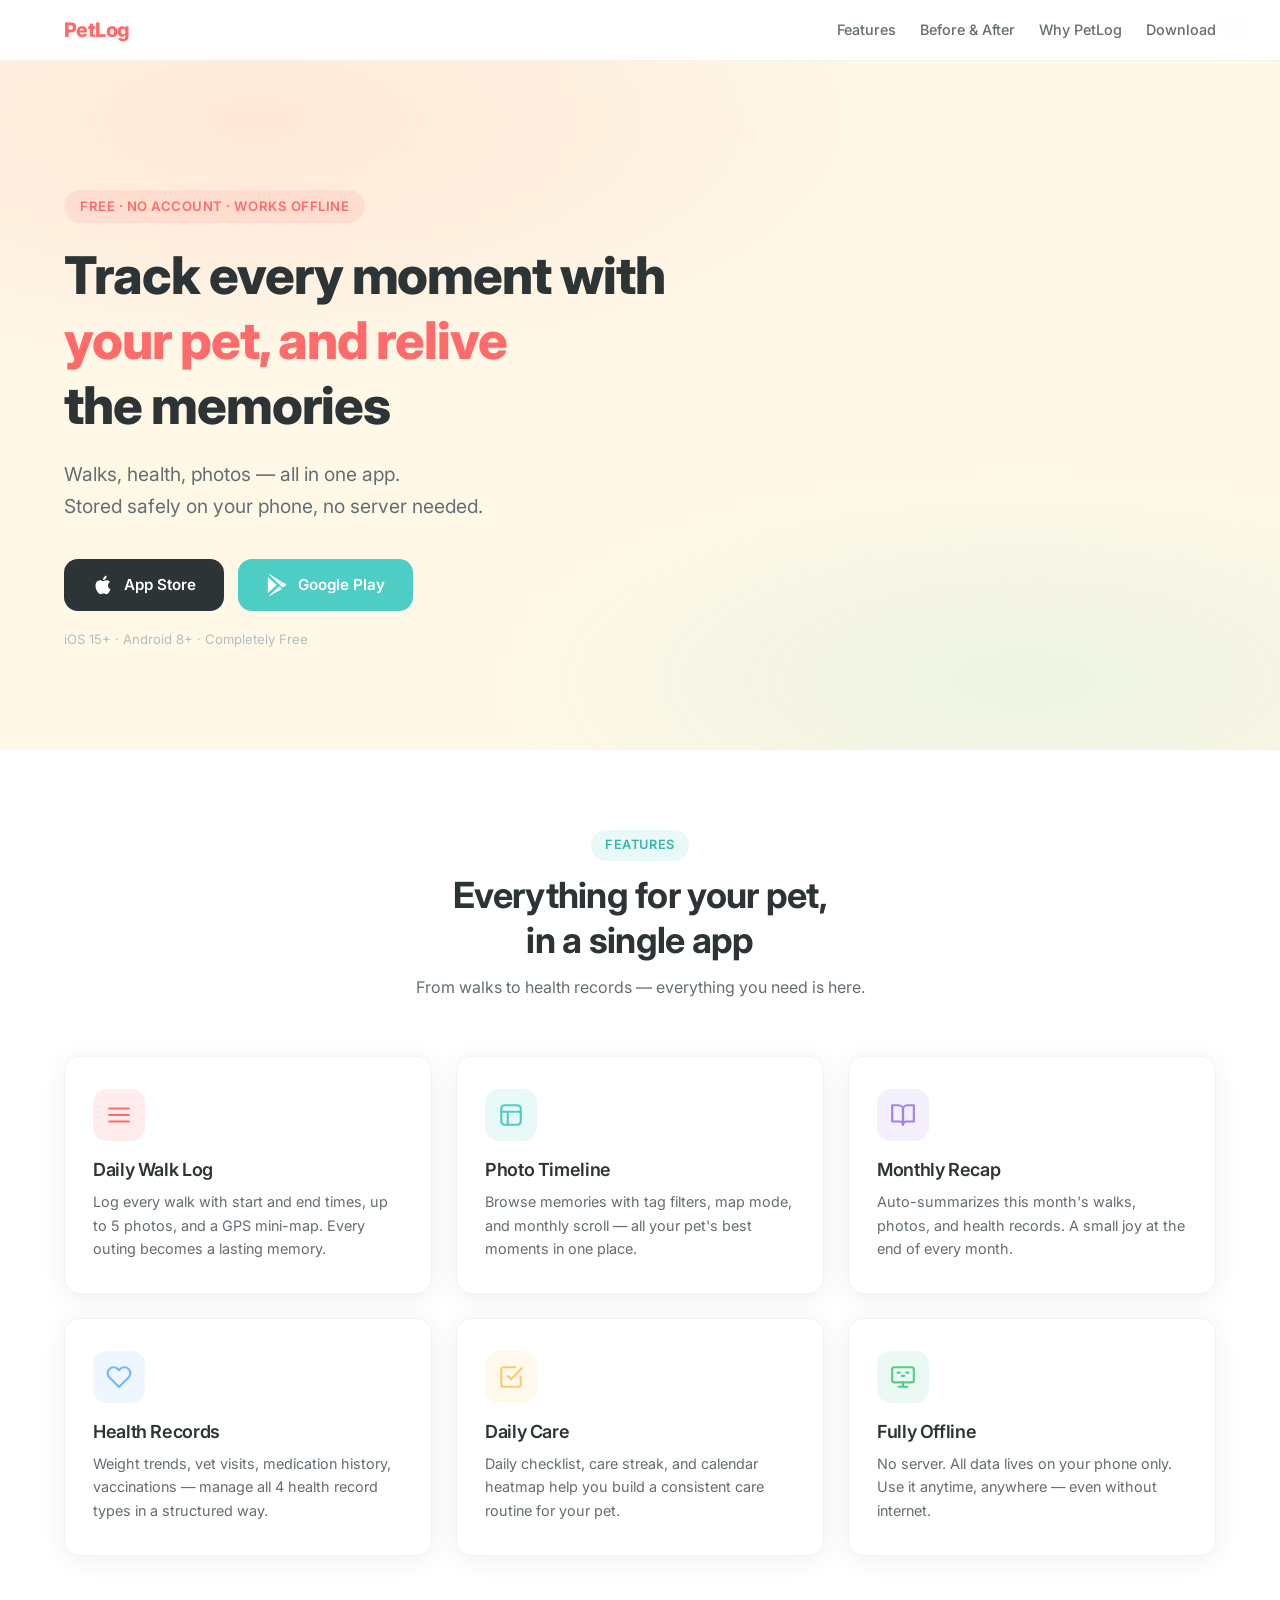
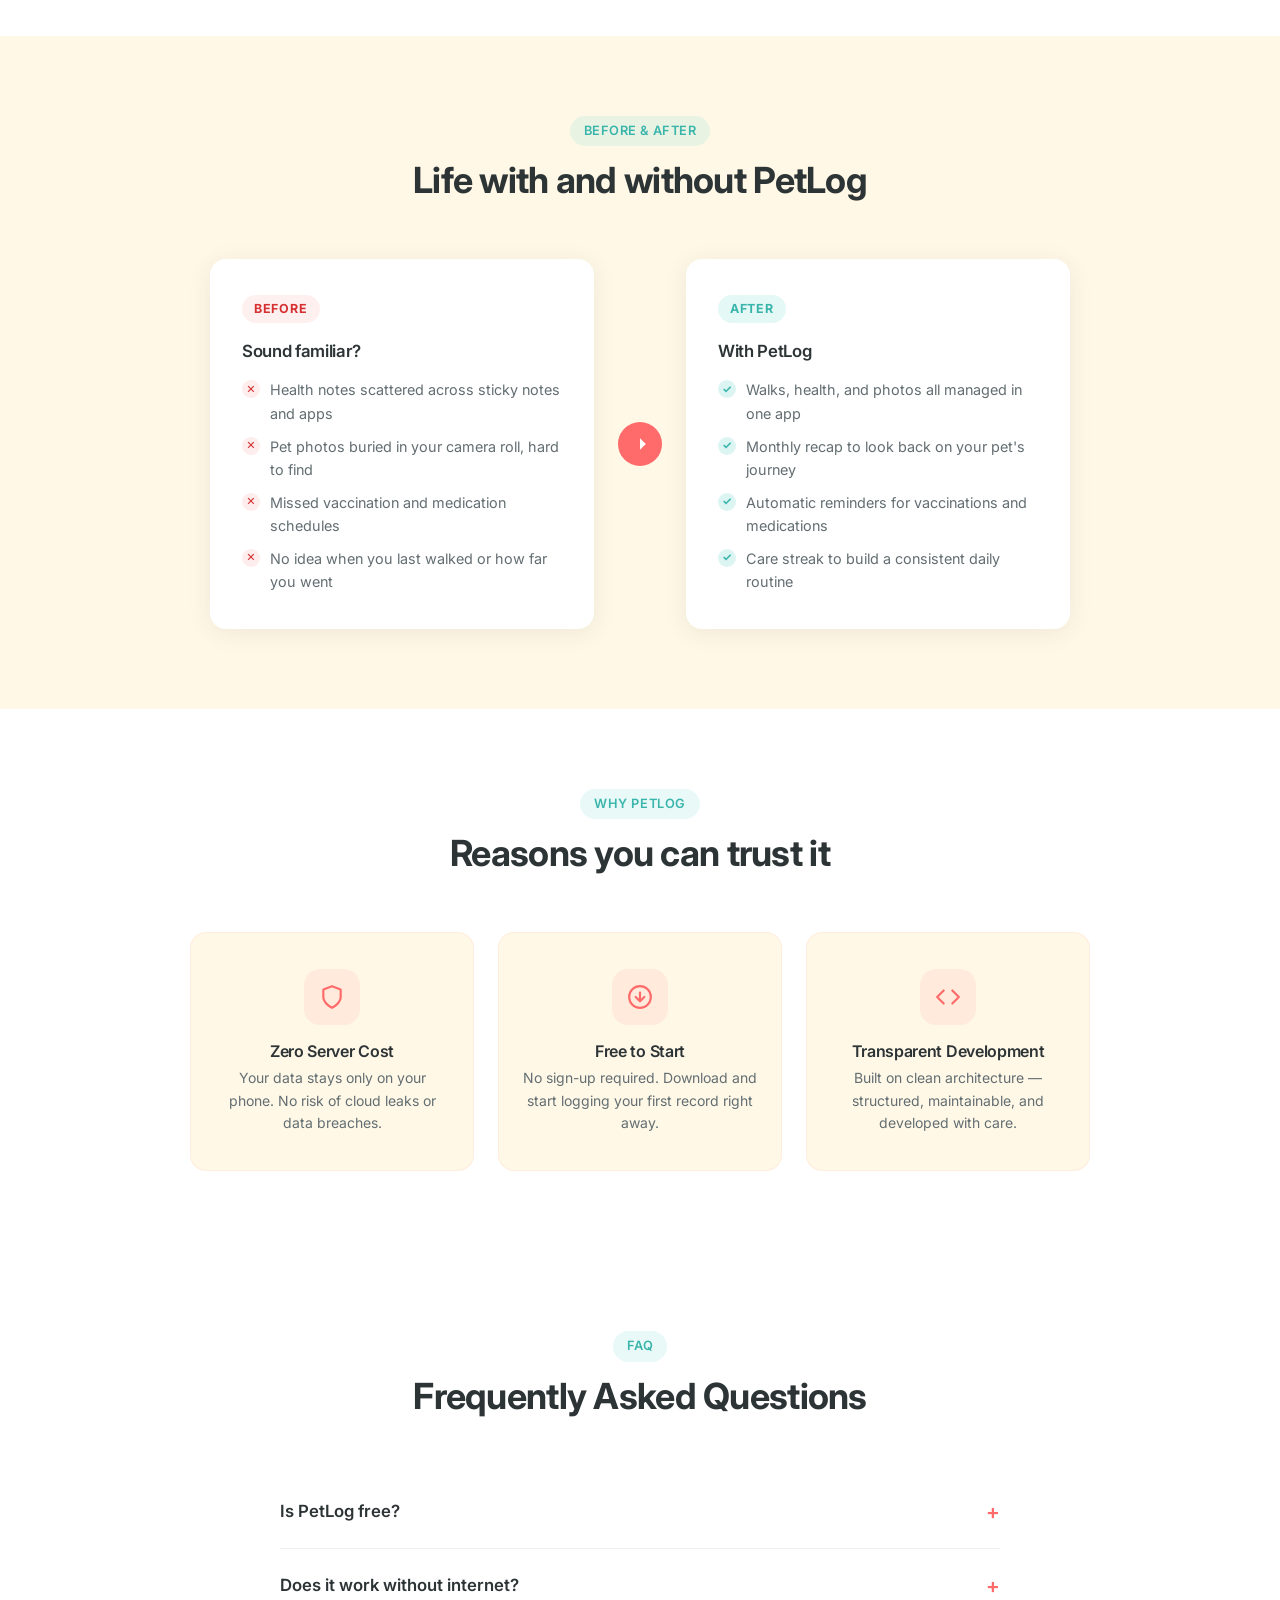
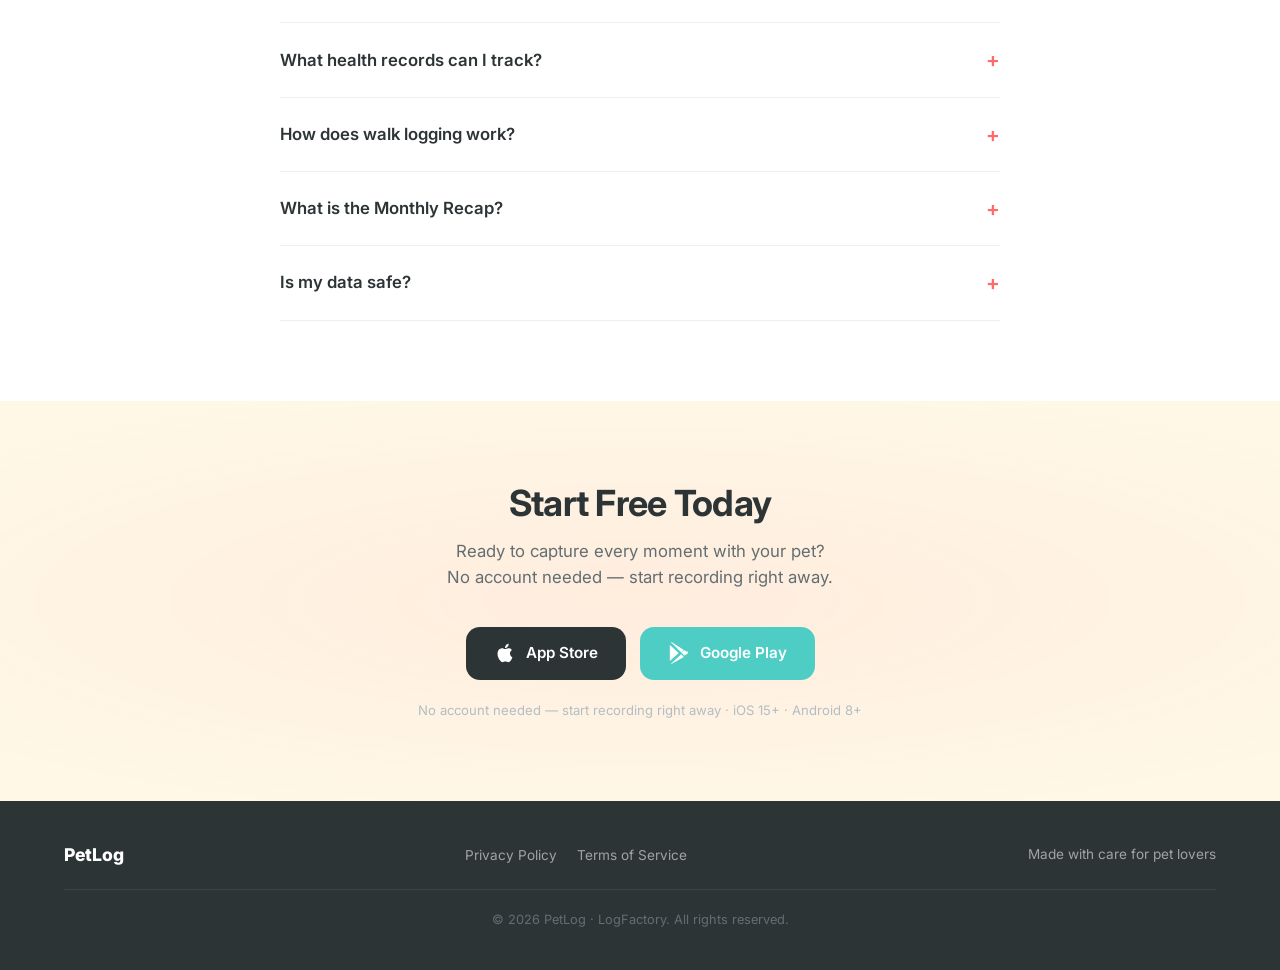
<file: index.html>
<!DOCTYPE html>
<html lang="ko">
<head>
  <meta charset="UTF-8" />
  <!-- 언어 자동 분기: 한국어 locale → 이 페이지 유지 / 그 외 → 영문(/en/). 수동 선택(localStorage)은 존중. 렌더 전 실행. -->
  <script>
    (function () {
      try {
        var choice = localStorage.getItem('petlog_lang');
        if (choice === 'ko') return;                 // 사용자가 한국어를 직접 선택 → 유지
        if (choice === 'en') { location.replace('en/'); return; }
        var lang = (navigator.language || navigator.userLanguage || '').toLowerCase();
        if (lang.indexOf('ko') !== 0) location.replace('en/'); // 한국어 외 → 영문
      } catch (e) {}
    })();
  </script>

  <!-- Google Analytics 4 (web stream) -->
  <script async src="https://www.googletagmanager.com/gtag/js?id=G-Y2J0657Q5X"></script>
  <script>
    window.dataLayer = window.dataLayer || [];
    function gtag(){dataLayer.push(arguments);}
    gtag('js', new Date());
    gtag('config', 'G-Y2J0657Q5X', { anonymize_ip: true });
  </script>

  <meta name="viewport" content="width=device-width, initial-scale=1.0" />
  <title>PetLog — 반려동물 건강 관리 앱 | 산책 기록, 사진 타임라인, 월별 리캡</title>
  <meta name="description" content="반려동물과의 매일을 기록하고 추억으로 되돌아보세요. 산책 기록, 사진 타임라인, 월별 리캡, 체중/병원/투약/예방접종 관리. 서버 없이 내 폰에 안전하게 저장. 무료." />
  <meta name="keywords" content="반려동물 건강 관리, 펫 건강 기록, 강아지 산책 기록, 반려동물 사진 일기, 펫 산책 앱, pet health tracker, dog walk tracker, pet photo diary" />
  <meta name="robots" content="index, follow, max-snippet:-1, max-image-preview:large" />
  <link rel="canonical" href="https://raybirdy.github.io/petlog-legal/" />
  <link rel="alternate" hreflang="ko" href="https://raybirdy.github.io/petlog-legal/" />
  <link rel="alternate" hreflang="en" href="https://raybirdy.github.io/petlog-legal/en/" />
  <link rel="alternate" hreflang="x-default" href="https://raybirdy.github.io/petlog-legal/" />

  <!-- Open Graph -->
  <meta property="og:title" content="PetLog — 반려동물 건강 관리 앱 | 산책, 사진, 리캡" />
  <meta property="og:description" content="산책 기록, 사진 타임라인, 월별 리캡. 서버 없이 내 폰에 안전하게. 무료로 시작하세요." />
  <meta property="og:type" content="website" />
  <meta property="og:url" content="https://raybirdy.github.io/petlog-legal/" />
  <meta property="og:site_name" content="PetLog" />
  <meta property="og:locale" content="ko_KR" />
  <meta property="og:locale:alternate" content="en_US" />
  <meta property="og:image" content="https://raybirdy.github.io/petlog-legal/images/feature_ko.png" />
  <meta property="og:image:alt" content="PetLog — 반려동물 건강 관리 앱" />

  <!-- Twitter Card -->
  <meta name="twitter:card" content="summary_large_image" />
  <meta name="twitter:title" content="PetLog — 반려동물 건강 관리 앱" />
  <meta name="twitter:description" content="산책, 건강, 사진 — 모든 기록을 한곳에. 서버 없이 무료로." />
  <meta name="twitter:image" content="https://raybirdy.github.io/petlog-legal/images/feature_ko.png" />

  <meta name="theme-color" content="#FF6B6B" />
  <meta name="apple-itunes-app" content="app-id=6760936087" />

  <!-- JSON-LD: SoftwareApplication (SEO/AEO/GEO) -->
  <script type="application/ld+json">
  {
    "@context": "https://schema.org",
    "@type": "SoftwareApplication",
    "name": "PetLog",
    "alternateName": "펫로그",
    "description": "반려동물과의 매일을 기록하고 추억으로 되돌아보는 건강 관리 앱. 산책 기록, 사진 타임라인, 월별 리캡, 체중/병원/투약/예방접종 관리.",
    "applicationCategory": "HealthApplication",
    "applicationSubCategory": "Pet Care",
    "operatingSystem": "iOS 15+, Android 8+",
    "offers": {
      "@type": "Offer",
      "price": "0",
      "priceCurrency": "KRW",
      "description": "무료 (광고 포함)"
    },
    "featureList": [
      "산책 기록 (시작/종료, 사진 5장, GPS 미니맵)",
      "사진 타임라인 (태그 필터, 지도 모드, 월별 스크롤)",
      "월별 리캡 (산책 횟수, 사진, 건강 기록 요약)",
      "데일리 케어 체크리스트 + 케어 스트릭",
      "체중/병원/투약/예방접종 4종 건강 기록",
      "리마인더 알림",
      "오프라인 완전 동작 (서버 없음, 로컬 저장)"
    ],
    "screenshot": "https://raybirdy.github.io/petlog-legal/images/feature_ko.png",
    "author": {
      "@type": "Organization",
      "name": "LogFactory"
    },
    "inLanguage": ["ko", "en"]
  }
  </script>

  <!-- JSON-LD: FAQPage (AEO/GEO/LEO — AI 답변 엔진 최적화) -->
  <script type="application/ld+json">
  {
    "@context": "https://schema.org",
    "@type": "FAQPage",
    "mainEntity": [
      {
        "@type": "Question",
        "name": "PetLog는 무료인가요?",
        "acceptedAnswer": {
          "@type": "Answer",
          "text": "네, PetLog는 완전 무료입니다. 계정 가입 없이 바로 사용할 수 있으며, 모든 데이터는 내 폰에만 저장됩니다."
        }
      },
      {
        "@type": "Question",
        "name": "인터넷 없이도 사용할 수 있나요?",
        "acceptedAnswer": {
          "@type": "Answer",
          "text": "네, PetLog는 오프라인 완전 동작합니다. 서버가 없으며 모든 데이터는 기기 내 로컬 데이터베이스에 저장됩니다."
        }
      },
      {
        "@type": "Question",
        "name": "어떤 건강 기록을 관리할 수 있나요?",
        "acceptedAnswer": {
          "@type": "Answer",
          "text": "체중, 병원 방문, 투약, 예방접종 4종의 건강 기록을 관리할 수 있습니다. 각 기록에 사진을 첨부할 수 있고, 리마인더 알림도 설정 가능합니다."
        }
      },
      {
        "@type": "Question",
        "name": "산책 기록은 어떻게 하나요?",
        "acceptedAnswer": {
          "@type": "Answer",
          "text": "산책 시작/종료 버튼으로 기록하며, 산책 중 사진을 최대 5장까지 찍을 수 있습니다. GPS 위치가 자동 저장되어 미니맵에 표시됩니다."
        }
      },
      {
        "@type": "Question",
        "name": "월별 리캡이 뭔가요?",
        "acceptedAnswer": {
          "@type": "Answer",
          "text": "한 달간의 산책 횟수, 찍은 사진, 건강 기록을 한눈에 요약해주는 기능입니다. 반려동물과 함께한 시간을 되돌아볼 수 있습니다."
        }
      },
      {
        "@type": "Question",
        "name": "내 데이터는 안전한가요?",
        "acceptedAnswer": {
          "@type": "Answer",
          "text": "PetLog는 서버를 사용하지 않습니다. 모든 데이터는 사용자의 기기에만 저장되며, 외부로 전송되지 않습니다."
        }
      }
    ]
  }
  </script>
  <link rel="preconnect" href="https://fonts.googleapis.com" />
  <link rel="preconnect" href="https://fonts.gstatic.com" crossorigin />
  <link href="https://fonts.googleapis.com/css2?family=Inter:wght@400;500;600;700;800&display=swap" rel="stylesheet" />
  <style>
    /* ─── Reset & Base ─── */
    *, *::before, *::after {
      box-sizing: border-box;
      margin: 0;
      padding: 0;
    }

    :root {
      --coral:    #FF6B6B;
      --coral-dk: #E85555;
      --mint:     #4ECDC4;
      --mint-dk:  #3AB5AC;
      --cream:    #FFF8E7;
      --cream-dk: #FFF0CC;
      --text:     #2D3436;
      --text-mid: #636E72;
      --text-lt:  #B2BEC3;
      --white:    #FFFFFF;
      --card-bg:  #FFFFFF;
      --shadow:   0 4px 24px rgba(45, 52, 54, 0.08);
      --shadow-hover: 0 8px 40px rgba(45, 52, 54, 0.14);
      --radius:   16px;
      --max-w:    1200px;
    }

    html {
      scroll-behavior: smooth;
    }

    body {
      font-family: 'Pretendard Variable', 'Pretendard', 'Inter', system-ui, -apple-system, sans-serif;
      color: var(--text);
      background: var(--white);
      line-height: 1.6;
      -webkit-font-smoothing: antialiased;
    }

    /* ─── Typography ─── */
    h1, h2, h3 {
      line-height: 1.25;
      letter-spacing: -0.02em;
    }

    h1 { font-size: clamp(2rem, 5vw, 3.25rem); font-weight: 800; }
    h2 { font-size: clamp(1.5rem, 3.5vw, 2.25rem); font-weight: 700; }
    h3 { font-size: 1.125rem; font-weight: 600; }

    p { color: var(--text-mid); }

    /* ─── Layout ─── */
    .container {
      width: 100%;
      max-width: var(--max-w);
      margin-inline: auto;
      padding-inline: 24px;
    }

    section {
      padding-block: 80px;
    }

    /* ─── Scroll Animation ─── */
    .fade-in {
      opacity: 0;
      transform: translateY(28px);
      transition: opacity 0.55s ease, transform 0.55s ease;
    }

    .fade-in.visible {
      opacity: 1;
      transform: translateY(0);
    }

    /* ─── Navigation ─── */
    nav {
      position: fixed;
      top: 0;
      left: 0;
      right: 0;
      z-index: 100;
      background: rgba(255, 255, 255, 0.9);
      backdrop-filter: blur(12px);
      -webkit-backdrop-filter: blur(12px);
      border-bottom: 1px solid rgba(45, 52, 54, 0.06);
    }

    .nav-inner {
      display: flex;
      align-items: center;
      justify-content: space-between;
      height: 60px;
    }

    .nav-logo {
      font-size: 1.25rem;
      font-weight: 800;
      color: var(--coral);
      text-decoration: none;
      letter-spacing: -0.03em;
    }

    .nav-links {
      display: flex;
      gap: 24px;
      list-style: none;
    }

    .nav-links a {
      font-size: 0.9rem;
      font-weight: 500;
      color: var(--text-mid);
      text-decoration: none;
      transition: color 0.2s;
    }

    .nav-links a:hover { color: var(--coral); }

    /* ─── Buttons ─── */
    .btn {
      display: inline-flex;
      align-items: center;
      gap: 10px;
      padding: 14px 28px;
      border-radius: 14px;
      font-size: 0.95rem;
      font-weight: 600;
      text-decoration: none;
      transition: transform 0.2s ease, box-shadow 0.2s ease;
      cursor: pointer;
      border: none;
      white-space: nowrap;
    }

    .btn:hover {
      transform: scale(1.05);
      box-shadow: 0 8px 24px rgba(0,0,0,0.15);
    }

    .btn-dark {
      background: var(--text);
      color: var(--white);
    }

    .btn-mint {
      background: var(--mint);
      color: var(--white);
    }

    .btn-outline {
      background: transparent;
      color: var(--text);
      border: 2px solid var(--text);
    }

    .btn-outline:hover {
      background: var(--text);
      color: var(--white);
    }

    .btn-group {
      display: flex;
      flex-wrap: wrap;
      gap: 14px;
      align-items: center;
    }

    /* ─── Store Badge SVG Icons ─── */
    .store-icon {
      width: 22px;
      height: 22px;
      flex-shrink: 0;
    }

    /* ─── Hero ─── */
    #hero {
      padding-top: 140px;
      padding-bottom: 100px;
      background:
        radial-gradient(ellipse 80% 60% at 20% 10%, rgba(255, 107, 107, 0.12) 0%, transparent 60%),
        radial-gradient(ellipse 70% 50% at 80% 90%, rgba(78, 205, 196, 0.10) 0%, transparent 60%),
        var(--cream);
    }

    .hero-content {
      max-width: 720px;
    }

    .hero-badge {
      display: inline-block;
      background: rgba(255, 107, 107, 0.12);
      color: var(--coral);
      border-radius: 100px;
      padding: 6px 16px;
      font-size: 0.82rem;
      font-weight: 600;
      letter-spacing: 0.04em;
      text-transform: uppercase;
      margin-bottom: 20px;
    }

    #hero h1 {
      margin-bottom: 20px;
      color: var(--text);
    }

    #hero h1 span {
      color: var(--coral);
    }

    .hero-sub {
      font-size: clamp(1rem, 2vw, 1.2rem);
      color: var(--text-mid);
      margin-bottom: 36px;
      max-width: 560px;
      line-height: 1.7;
    }

    .hero-note {
      margin-top: 18px;
      font-size: 0.82rem;
      color: var(--text-lt);
    }

    /* ─── Features ─── */
    #features {
      background: var(--white);
    }

    .section-header {
      text-align: center;
      margin-bottom: 56px;
    }

    .section-label {
      display: inline-block;
      background: rgba(78, 205, 196, 0.12);
      color: var(--mint-dk);
      border-radius: 100px;
      padding: 5px 14px;
      font-size: 0.8rem;
      font-weight: 600;
      letter-spacing: 0.04em;
      text-transform: uppercase;
      margin-bottom: 12px;
    }

    .section-header h2 {
      margin-bottom: 12px;
    }

    .features-grid {
      display: grid;
      grid-template-columns: repeat(3, 1fr);
      gap: 24px;
    }

    .feature-card {
      background: var(--card-bg);
      border-radius: var(--radius);
      padding: 32px 28px;
      box-shadow: var(--shadow);
      border: 1px solid rgba(45, 52, 54, 0.05);
      transition: box-shadow 0.25s ease, transform 0.25s ease;
    }

    .feature-card:hover {
      box-shadow: var(--shadow-hover);
      transform: translateY(-3px);
    }

    .feature-icon {
      width: 52px;
      height: 52px;
      border-radius: 14px;
      display: flex;
      align-items: center;
      justify-content: center;
      margin-bottom: 18px;
      font-size: 1.4rem;
    }

    .icon-coral  { background: rgba(255, 107, 107, 0.12); }
    .icon-mint   { background: rgba(78, 205, 196, 0.12); }
    .icon-purple { background: rgba(162, 130, 236, 0.12); }
    .icon-blue   { background: rgba(116, 185, 255, 0.12); }
    .icon-yellow { background: rgba(253, 203, 110, 0.12); }
    .icon-green  { background: rgba(85, 205, 138, 0.12); }

    .feature-card h3 {
      margin-bottom: 8px;
      color: var(--text);
    }

    .feature-card p {
      font-size: 0.9rem;
      line-height: 1.65;
    }

    /* ─── Before / After ─── */
    #beforeafter {
      background: var(--cream);
    }

    .ba-grid {
      display: grid;
      grid-template-columns: 1fr auto 1fr;
      gap: 0;
      align-items: center;
      max-width: 860px;
      margin-inline: auto;
    }

    .ba-card {
      background: var(--white);
      border-radius: var(--radius);
      padding: 36px 32px;
      box-shadow: var(--shadow);
    }

    .ba-card .ba-tag {
      display: inline-block;
      border-radius: 100px;
      padding: 4px 12px;
      font-size: 0.78rem;
      font-weight: 700;
      letter-spacing: 0.06em;
      text-transform: uppercase;
      margin-bottom: 16px;
    }

    .ba-before .ba-tag { background: #FFF0F0; color: #D63031; }
    .ba-after  .ba-tag { background: rgba(78, 205, 196, 0.15); color: var(--mint-dk); }

    .ba-card h3 {
      font-size: 1.05rem;
      color: var(--text);
      margin-bottom: 14px;
      line-height: 1.5;
    }

    .ba-list {
      list-style: none;
      display: flex;
      flex-direction: column;
      gap: 10px;
    }

    .ba-list li {
      display: flex;
      align-items: flex-start;
      gap: 10px;
      font-size: 0.9rem;
      color: var(--text-mid);
    }

    .ba-list li .marker {
      flex-shrink: 0;
      width: 18px;
      height: 18px;
      border-radius: 50%;
      display: inline-flex;
      align-items: center;
      justify-content: center;
      margin-top: 2px;
      font-size: 0.7rem;
      font-weight: 700;
    }

    .ba-before .marker { background: #FDEDEC; color: #D63031; }
    .ba-after  .marker { background: rgba(78, 205, 196, 0.2); color: var(--mint-dk); }

    .ba-arrow {
      display: flex;
      align-items: center;
      justify-content: center;
      padding-inline: 24px;
    }

    .ba-arrow-inner {
      width: 44px;
      height: 44px;
      background: var(--coral);
      border-radius: 50%;
      display: flex;
      align-items: center;
      justify-content: center;
    }

    .ba-arrow-inner svg {
      width: 20px;
      height: 20px;
      fill: white;
    }

    /* ─── Trust Signals ─── */
    #trust {
      background: var(--white);
    }

    .trust-grid {
      display: grid;
      grid-template-columns: repeat(3, 1fr);
      gap: 24px;
      max-width: 900px;
      margin-inline: auto;
    }

    .trust-card {
      text-align: center;
      padding: 36px 24px;
      background: var(--cream);
      border-radius: var(--radius);
      border: 1px solid rgba(255, 107, 107, 0.08);
    }

    .trust-icon-wrap {
      width: 56px;
      height: 56px;
      background: rgba(255, 107, 107, 0.1);
      border-radius: 16px;
      display: flex;
      align-items: center;
      justify-content: center;
      margin-inline: auto;
      margin-bottom: 16px;
    }

    .trust-icon-wrap svg {
      width: 26px;
      height: 26px;
      stroke: var(--coral);
      fill: none;
      stroke-width: 2;
      stroke-linecap: round;
      stroke-linejoin: round;
    }

    .trust-card h3 {
      font-size: 1rem;
      margin-bottom: 6px;
      color: var(--text);
    }

    .trust-card p {
      font-size: 0.875rem;
    }

    /* ─── Final CTA ─── */
    #cta {
      background:
        radial-gradient(ellipse 100% 80% at 50% 50%, rgba(255, 107, 107, 0.08) 0%, transparent 70%),
        var(--cream);
      text-align: center;
    }

    #cta h2 {
      margin-bottom: 12px;
      color: var(--text);
    }

    #cta .cta-sub {
      font-size: 1.05rem;
      color: var(--text-mid);
      margin-bottom: 36px;
    }

    #cta .btn-group {
      justify-content: center;
    }

    .cta-note {
      margin-top: 20px;
      font-size: 0.82rem;
      color: var(--text-lt);
    }

    /* ─── Footer ─── */
    footer {
      background: var(--text);
      color: rgba(255,255,255,0.55);
      padding-block: 40px;
    }

    .footer-inner {
      display: flex;
      flex-wrap: wrap;
      align-items: center;
      justify-content: space-between;
      gap: 16px;
    }

    .footer-logo {
      font-size: 1.1rem;
      font-weight: 800;
      color: var(--white);
      text-decoration: none;
    }

    .footer-links {
      display: flex;
      gap: 20px;
      list-style: none;
      flex-wrap: wrap;
    }

    .footer-links a {
      font-size: 0.85rem;
      color: rgba(255,255,255,0.55);
      text-decoration: none;
      transition: color 0.2s;
    }

    .footer-links a:hover { color: var(--white); }

    .footer-copy {
      font-size: 0.8rem;
      width: 100%;
      text-align: center;
      margin-top: 20px;
      border-top: 1px solid rgba(255,255,255,0.08);
      padding-top: 20px;
    }

    /* ─── Responsive ─── */
    @media (max-width: 900px) {
      .features-grid {
        grid-template-columns: repeat(2, 1fr);
      }

      .trust-grid {
        grid-template-columns: repeat(3, 1fr);
      }

      .ba-grid {
        grid-template-columns: 1fr;
        gap: 16px;
      }

      .ba-arrow {
        transform: rotate(90deg);
        padding-inline: 0;
        padding-block: 8px;
      }

      nav .nav-links {
        display: none;
      }
    }

    @media (max-width: 600px) {
      section { padding-block: 48px; }

      #hero {
        padding-top: 100px;
        padding-bottom: 64px;
      }

      .features-grid {
        grid-template-columns: 1fr;
      }

      .trust-grid {
        grid-template-columns: 1fr;
      }

      .btn-group {
        flex-direction: column;
        align-items: flex-start;
      }

      #cta .btn-group {
        align-items: center;
      }

      .ba-card {
        padding: 28px 24px;
      }

      .footer-inner {
        flex-direction: column;
        align-items: flex-start;
        gap: 12px;
      }
    }
  </style>
</head>
<body>

  <!-- ─── Navigation ─── -->
  <nav>
    <div class="container">
      <div class="nav-inner">
        <a href="#hero" class="nav-logo">PetLog</a>
        <ul class="nav-links">
          <li><a href="#features">기능</a></li>
          <li><a href="#beforeafter">변화</a></li>
          <li><a href="#trust">신뢰</a></li>
          <li><a href="#cta">다운로드</a></li>
          <li><a href="en/" class="lang-switch" onclick="try{localStorage.setItem('petlog_lang','en')}catch(e){}">English</a></li>
        </ul>
      </div>
    </div>
  </nav>

  <!-- ─── Hero ─── -->
  <section id="hero">
    <div class="container">
      <div class="hero-content fade-in">
        <span class="hero-badge">무료 · 계정 불필요 · 오프라인 완전 동작</span>
        <h1>반려동물과의 매일을<br><span>기록하고, 추억으로</span><br>되돌아보세요</h1>
        <p class="hero-sub">
          산책, 건강, 사진 — 모든 기록을 한곳에.<br>
          서버 없이 내 폰에 안전하게.
        </p>
        <div class="btn-group">
          <a
            href="https://apps.apple.com/app/id6760936087"
            class="btn btn-dark"
            aria-label="App Store에서 다운로드"
          >
            <!-- Apple logo SVG -->
            <svg class="store-icon" viewBox="0 0 24 24" fill="currentColor" aria-hidden="true">
              <path d="M18.71 19.5c-.83 1.24-1.71 2.45-3.05 2.47-1.34.03-1.77-.79-3.29-.79-1.53 0-2 .77-3.27.82-1.31.05-2.3-1.32-3.14-2.53C4.25 17 2.94 12.45 4.7 9.39c.87-1.52 2.43-2.48 4.12-2.51 1.28-.02 2.5.87 3.29.87.78 0 2.26-1.07 3.8-.91.65.03 2.47.26 3.64 1.98-.09.06-2.17 1.28-2.15 3.81.03 3.02 2.65 4.03 2.68 4.04-.03.07-.42 1.44-1.38 2.83M13 3.5c.73-.83 1.94-1.46 2.94-1.5.13 1.17-.34 2.35-1.04 3.19-.69.85-1.83 1.51-2.95 1.42-.15-1.15.41-2.35 1.05-3.11z"/>
            </svg>
            App Store
          </a>
          <a
            href="https://play.google.com/store/apps/details?id=com.logfactory.petlog"
            class="btn btn-mint"
            aria-label="Google Play에서 다운로드"
          >
            <svg class="store-icon" viewBox="0 0 24 24" fill="currentColor" aria-hidden="true">
              <path d="M3.18 23.76c.33.18.7.22 1.06.1l13.07-7.54-2.83-2.83-11.3 10.27zm-1.18-20.5v17.48l9.62-8.74-9.62-8.74zm19.16 7.6-3.3-1.9-3.14 2.86 3.14 2.86 3.32-1.92c.95-.55.95-1.86-.02-2.9zM4.24.14C3.88.02 3.51.06 3.18.24L14.49 11.55l2.83-2.83L4.24.14z"/>
            </svg>
            Google Play
          </a>
        </div>
        <p class="hero-note">iOS 15+ · Android 8+ · 완전 무료</p>
      </div>
    </div>
  </section>

  <!-- ─── Features ─── -->
  <section id="features">
    <div class="container">
      <div class="section-header fade-in">
        <span class="section-label">Features</span>
        <h2>반려동물의 모든 순간을<br>하나의 앱에서</h2>
        <p>산책부터 건강 기록까지, 필요한 모든 것을 갖췄습니다.</p>
      </div>

      <div class="features-grid">

        <div class="feature-card fade-in">
          <div class="feature-icon icon-coral" aria-hidden="true">
            <!-- Walk/paw icon using CSS lines -->
            <svg width="26" height="26" viewBox="0 0 24 24" fill="none" stroke="#FF6B6B" stroke-width="2" stroke-linecap="round" stroke-linejoin="round">
              <path d="M3 12h18M3 6h18M3 18h18"/>
              <circle cx="20" cy="12" r="1" fill="#FF6B6B" stroke="none"/>
            </svg>
          </div>
          <h3>매일 산책 기록</h3>
          <p>산책 시작/종료, 사진 최대 5장, 미니맵으로 경로까지. 반려동물과의 이동이 기억으로 남습니다.</p>
        </div>

        <div class="feature-card fade-in">
          <div class="feature-icon icon-mint" aria-hidden="true">
            <svg width="26" height="26" viewBox="0 0 24 24" fill="none" stroke="#4ECDC4" stroke-width="2" stroke-linecap="round" stroke-linejoin="round">
              <rect x="3" y="3" width="18" height="18" rx="3"/>
              <path d="M3 9h18M9 21V9"/>
            </svg>
          </div>
          <h3>사진 타임라인</h3>
          <p>태그별 필터, 지도 모드, 월별 스크롤로 쌓인 추억을 한눈에 돌아볼 수 있습니다.</p>
        </div>

        <div class="feature-card fade-in">
          <div class="feature-icon icon-purple" aria-hidden="true">
            <svg width="26" height="26" viewBox="0 0 24 24" fill="none" stroke="#A282EC" stroke-width="2" stroke-linecap="round" stroke-linejoin="round">
              <path d="M2 3h6a4 4 0 0 1 4 4v14a3 3 0 0 0-3-3H2z"/>
              <path d="M22 3h-6a4 4 0 0 0-4 4v14a3 3 0 0 1 3-3h7z"/>
            </svg>
          </div>
          <h3>월별 리캡</h3>
          <p>이번 달 산책 횟수, 사진 수, 건강 기록을 자동으로 정리. 월말마다 찾아오는 작은 감동.</p>
        </div>

        <div class="feature-card fade-in">
          <div class="feature-icon icon-blue" aria-hidden="true">
            <svg width="26" height="26" viewBox="0 0 24 24" fill="none" stroke="#74B9FF" stroke-width="2" stroke-linecap="round" stroke-linejoin="round">
              <path d="M20.84 4.61a5.5 5.5 0 0 0-7.78 0L12 5.67l-1.06-1.06a5.5 5.5 0 0 0-7.78 7.78l1.06 1.06L12 21.23l7.78-7.78 1.06-1.06a5.5 5.5 0 0 0 0-7.78z"/>
            </svg>
          </div>
          <h3>건강 기록</h3>
          <p>체중 추이, 병원 방문, 투약 이력, 예방접종 — 4종 건강 기록을 체계적으로 관리합니다.</p>
        </div>

        <div class="feature-card fade-in">
          <div class="feature-icon icon-yellow" aria-hidden="true">
            <svg width="26" height="26" viewBox="0 0 24 24" fill="none" stroke="#FDCB6E" stroke-width="2" stroke-linecap="round" stroke-linejoin="round">
              <path d="M9 11l3 3L22 4"/>
              <path d="M21 12v7a2 2 0 0 1-2 2H5a2 2 0 0 1-2-2V5a2 2 0 0 1 2-2h11"/>
            </svg>
          </div>
          <h3>데일리 케어</h3>
          <p>매일 체크리스트와 케어 스트릭, 캘린더 히트맵으로 꾸준한 돌봄 습관을 만들어 드립니다.</p>
        </div>

        <div class="feature-card fade-in">
          <div class="feature-icon icon-green" aria-hidden="true">
            <svg width="26" height="26" viewBox="0 0 24 24" fill="none" stroke="#55CD8A" stroke-width="2" stroke-linecap="round" stroke-linejoin="round">
              <rect x="2" y="3" width="20" height="14" rx="2"/>
              <path d="M8 21h8M12 17v4"/>
              <path d="M7 8h2M15 8h2M11 11h2"/>
            </svg>
          </div>
          <h3>오프라인 완전 동작</h3>
          <p>서버가 없습니다. 모든 데이터는 내 폰에만 저장됩니다. 인터넷 없이도 언제나 사용 가능합니다.</p>
        </div>

      </div>
    </div>
  </section>

  <!-- ─── Before / After ─── -->
  <section id="beforeafter">
    <div class="container">
      <div class="section-header fade-in">
        <span class="section-label">Before &amp; After</span>
        <h2>PetLog 전후의 차이</h2>
      </div>

      <div class="ba-grid fade-in">

        <div class="ba-card ba-before">
          <span class="ba-tag">Before</span>
          <h3>지금 이런 상황이라면</h3>
          <ul class="ba-list">
            <li>
              <span class="marker" aria-hidden="true">✕</span>
              메모장에 흩어진 건강 기록
            </li>
            <li>
              <span class="marker" aria-hidden="true">✕</span>
              갤러리에 묻혀 찾기 힘든 반려동물 사진
            </li>
            <li>
              <span class="marker" aria-hidden="true">✕</span>
              놓쳐버린 예방접종과 투약 일정
            </li>
            <li>
              <span class="marker" aria-hidden="true">✕</span>
              언제 얼마나 산책했는지 기억이 없음
            </li>
          </ul>
        </div>

        <div class="ba-arrow" aria-hidden="true">
          <div class="ba-arrow-inner">
            <svg viewBox="0 0 24 24"><path d="M5 12h14M12 5l7 7-7 7"/></svg>
          </div>
        </div>

        <div class="ba-card ba-after">
          <span class="ba-tag">After</span>
          <h3>PetLog와 함께라면</h3>
          <ul class="ba-list">
            <li>
              <span class="marker" aria-hidden="true">✓</span>
              한 앱에서 산책, 건강, 사진 모두 관리
            </li>
            <li>
              <span class="marker" aria-hidden="true">✓</span>
              월별 리캡으로 돌아보는 반려동물 성장 기록
            </li>
            <li>
              <span class="marker" aria-hidden="true">✓</span>
              알림으로 예방접종 · 투약 일정 자동 알림
            </li>
            <li>
              <span class="marker" aria-hidden="true">✓</span>
              케어 스트릭으로 꾸준한 돌봄 습관 형성
            </li>
          </ul>
        </div>

      </div>
    </div>
  </section>

  <!-- ─── Trust Signals ─── -->
  <section id="trust">
    <div class="container">
      <div class="section-header fade-in">
        <span class="section-label">Why PetLog</span>
        <h2>믿고 쓸 수 있는 이유</h2>
      </div>

      <div class="trust-grid">

        <div class="trust-card fade-in">
          <div class="trust-icon-wrap" aria-hidden="true">
            <!-- Shield icon -->
            <svg viewBox="0 0 24 24">
              <path d="M12 22s8-4 8-10V5l-8-3-8 3v7c0 6 8 10 8 10z"/>
            </svg>
          </div>
          <h3>서버 비용 $0</h3>
          <p>데이터는 오직 내 폰에만 저장됩니다. 클라우드 유출 걱정이 없습니다.</p>
        </div>

        <div class="trust-card fade-in">
          <div class="trust-icon-wrap" aria-hidden="true">
            <!-- Download/free icon -->
            <svg viewBox="0 0 24 24">
              <circle cx="12" cy="12" r="10"/>
              <path d="M12 8v8M8 12l4 4 4-4"/>
            </svg>
          </div>
          <h3>무료로 시작</h3>
          <p>계정 가입 없이 바로 사용 가능합니다. 설치 즉시 첫 기록을 남겨보세요.</p>
        </div>

        <div class="trust-card fade-in">
          <div class="trust-icon-wrap" aria-hidden="true">
            <!-- Code/transparent icon -->
            <svg viewBox="0 0 24 24">
              <polyline points="16 18 22 12 16 6"/>
              <polyline points="8 6 2 12 8 18"/>
            </svg>
          </div>
          <h3>투명한 개발</h3>
          <p>클린 아키텍처 기반으로 구조적이고 투명하게 개발된 앱입니다.</p>
        </div>

      </div>
    </div>
  </section>

  <!-- ─── FAQ (AEO/GEO/LEO visible content) ─── -->
  <section id="faq" style="background:var(--white);">
    <div class="container">
      <div class="section-header fade-in">
        <span class="section-label">FAQ</span>
        <h2>자주 묻는 질문</h2>
      </div>
      <div style="max-width:720px;margin:0 auto;">
        <details class="fade-in" style="border-bottom:1px solid #eee;padding:20px 0;">
          <summary style="cursor:pointer;font-weight:600;font-size:1.05rem;list-style:none;display:flex;justify-content:space-between;align-items:center;">PetLog는 무료인가요?<span style="color:var(--coral);font-size:1.3rem;transition:transform 0.2s;">+</span></summary>
          <p style="margin-top:12px;">네, PetLog는 완전 무료입니다. 계정 가입 없이 바로 사용할 수 있으며, 모든 데이터는 내 폰에만 저장됩니다.</p>
        </details>
        <details class="fade-in" style="border-bottom:1px solid #eee;padding:20px 0;">
          <summary style="cursor:pointer;font-weight:600;font-size:1.05rem;list-style:none;display:flex;justify-content:space-between;align-items:center;">인터넷 없이도 사용할 수 있나요?<span style="color:var(--coral);font-size:1.3rem;transition:transform 0.2s;">+</span></summary>
          <p style="margin-top:12px;">네, PetLog는 오프라인 완전 동작합니다. 서버가 없으며 모든 데이터는 기기 내 로컬 데이터베이스에 저장됩니다.</p>
        </details>
        <details class="fade-in" style="border-bottom:1px solid #eee;padding:20px 0;">
          <summary style="cursor:pointer;font-weight:600;font-size:1.05rem;list-style:none;display:flex;justify-content:space-between;align-items:center;">어떤 건강 기록을 관리할 수 있나요?<span style="color:var(--coral);font-size:1.3rem;transition:transform 0.2s;">+</span></summary>
          <p style="margin-top:12px;">체중, 병원 방문, 투약, 예방접종 4종의 건강 기록을 관리할 수 있습니다. 각 기록에 사진을 첨부할 수 있고, 리마인더 알림도 설정 가능합니다.</p>
        </details>
        <details class="fade-in" style="border-bottom:1px solid #eee;padding:20px 0;">
          <summary style="cursor:pointer;font-weight:600;font-size:1.05rem;list-style:none;display:flex;justify-content:space-between;align-items:center;">산책 기록은 어떻게 하나요?<span style="color:var(--coral);font-size:1.3rem;transition:transform 0.2s;">+</span></summary>
          <p style="margin-top:12px;">산책 시작/종료 버튼으로 기록하며, 산책 중 사진을 최대 5장까지 찍을 수 있습니다. GPS 위치가 자동 저장되어 미니맵에 표시됩니다.</p>
        </details>
        <details class="fade-in" style="border-bottom:1px solid #eee;padding:20px 0;">
          <summary style="cursor:pointer;font-weight:600;font-size:1.05rem;list-style:none;display:flex;justify-content:space-between;align-items:center;">월별 리캡이 뭔가요?<span style="color:var(--coral);font-size:1.3rem;transition:transform 0.2s;">+</span></summary>
          <p style="margin-top:12px;">한 달간의 산책 횟수, 찍은 사진, 건강 기록을 한눈에 요약해주는 기능입니다. 반려동물과 함께한 시간을 되돌아볼 수 있습니다.</p>
        </details>
        <details class="fade-in" style="border-bottom:1px solid #eee;padding:20px 0;">
          <summary style="cursor:pointer;font-weight:600;font-size:1.05rem;list-style:none;display:flex;justify-content:space-between;align-items:center;">내 데이터는 안전한가요?<span style="color:var(--coral);font-size:1.3rem;transition:transform 0.2s;">+</span></summary>
          <p style="margin-top:12px;">PetLog는 서버를 사용하지 않습니다. 모든 데이터는 사용자의 기기에만 저장되며, 외부로 전송되지 않습니다.</p>
        </details>
      </div>
    </div>
  </section>

  <!-- ─── Final CTA ─── -->
  <section id="cta">
    <div class="container">
      <div class="fade-in">
        <h2>지금 무료로 시작하세요</h2>
        <p class="cta-sub">
          반려동물과의 매 순간을 기록할 준비가 됐다면,<br>
          지금 바로 PetLog를 만나보세요.
        </p>
        <div class="btn-group">
          <a
            href="https://apps.apple.com/app/id6760936087"
            class="btn btn-dark"
            aria-label="App Store에서 다운로드"
          >
            <svg class="store-icon" viewBox="0 0 24 24" fill="currentColor" aria-hidden="true">
              <path d="M18.71 19.5c-.83 1.24-1.71 2.45-3.05 2.47-1.34.03-1.77-.79-3.29-.79-1.53 0-2 .77-3.27.82-1.31.05-2.3-1.32-3.14-2.53C4.25 17 2.94 12.45 4.7 9.39c.87-1.52 2.43-2.48 4.12-2.51 1.28-.02 2.5.87 3.29.87.78 0 2.26-1.07 3.8-.91.65.03 2.47.26 3.64 1.98-.09.06-2.17 1.28-2.15 3.81.03 3.02 2.65 4.03 2.68 4.04-.03.07-.42 1.44-1.38 2.83M13 3.5c.73-.83 1.94-1.46 2.94-1.5.13 1.17-.34 2.35-1.04 3.19-.69.85-1.83 1.51-2.95 1.42-.15-1.15.41-2.35 1.05-3.11z"/>
            </svg>
            App Store
          </a>
          <a
            href="https://play.google.com/store/apps/details?id=com.logfactory.petlog"
            class="btn btn-mint"
            aria-label="Google Play에서 다운로드"
          >
            <svg class="store-icon" viewBox="0 0 24 24" fill="currentColor" aria-hidden="true">
              <path d="M3.18 23.76c.33.18.7.22 1.06.1l13.07-7.54-2.83-2.83-11.3 10.27zm-1.18-20.5v17.48l9.62-8.74-9.62-8.74zm19.16 7.6-3.3-1.9-3.14 2.86 3.14 2.86 3.32-1.92c.95-.55.95-1.86-.02-2.9zM4.24.14C3.88.02 3.51.06 3.18.24L14.49 11.55l2.83-2.83L4.24.14z"/>
            </svg>
            Google Play
          </a>
        </div>
        <p class="cta-note">계정 가입 없이 바로 사용 가능 · iOS 15+ · Android 8+</p>
      </div>
    </div>
  </section>

  <!-- ─── Footer ─── -->
  <footer>
    <div class="container">
      <div class="footer-inner">
        <a href="#hero" class="footer-logo">PetLog</a>
        <ul class="footer-links">
          <li>
            <a href="privacy.html">
              개인정보 처리방침
            </a>
          </li>
          <li>
            <a href="terms.html">
              이용약관
            </a>
          </li>
        </ul>
        <span style="font-size:0.85rem;">Made with care for pet lovers</span>
      </div>
      <p class="footer-copy">
        &copy; 2026 PetLog · LogFactory. All rights reserved.
      </p>
    </div>
  </footer>

  <!-- ─── Scroll Fade-in ─── -->
  <script>
    (function () {
      'use strict';

      var observer = new IntersectionObserver(
        function (entries) {
          entries.forEach(function (entry) {
            if (entry.isIntersecting) {
              entry.target.classList.add('visible');
              observer.unobserve(entry.target);
            }
          });
        },
        { threshold: 0.12, rootMargin: '0px 0px -40px 0px' }
      );

      // Stagger cards within each grid
      function staggerGroup(selector, baseDelay) {
        var items = document.querySelectorAll(selector);
        items.forEach(function (el, i) {
          el.style.transitionDelay = (baseDelay + i * 80) + 'ms';
        });
      }

      staggerGroup('.feature-card', 60);
      staggerGroup('.trust-card', 60);

      document.querySelectorAll('.fade-in').forEach(function (el) {
        observer.observe(el);
      });
    })();
  </script>

</body>
</html>
</file>
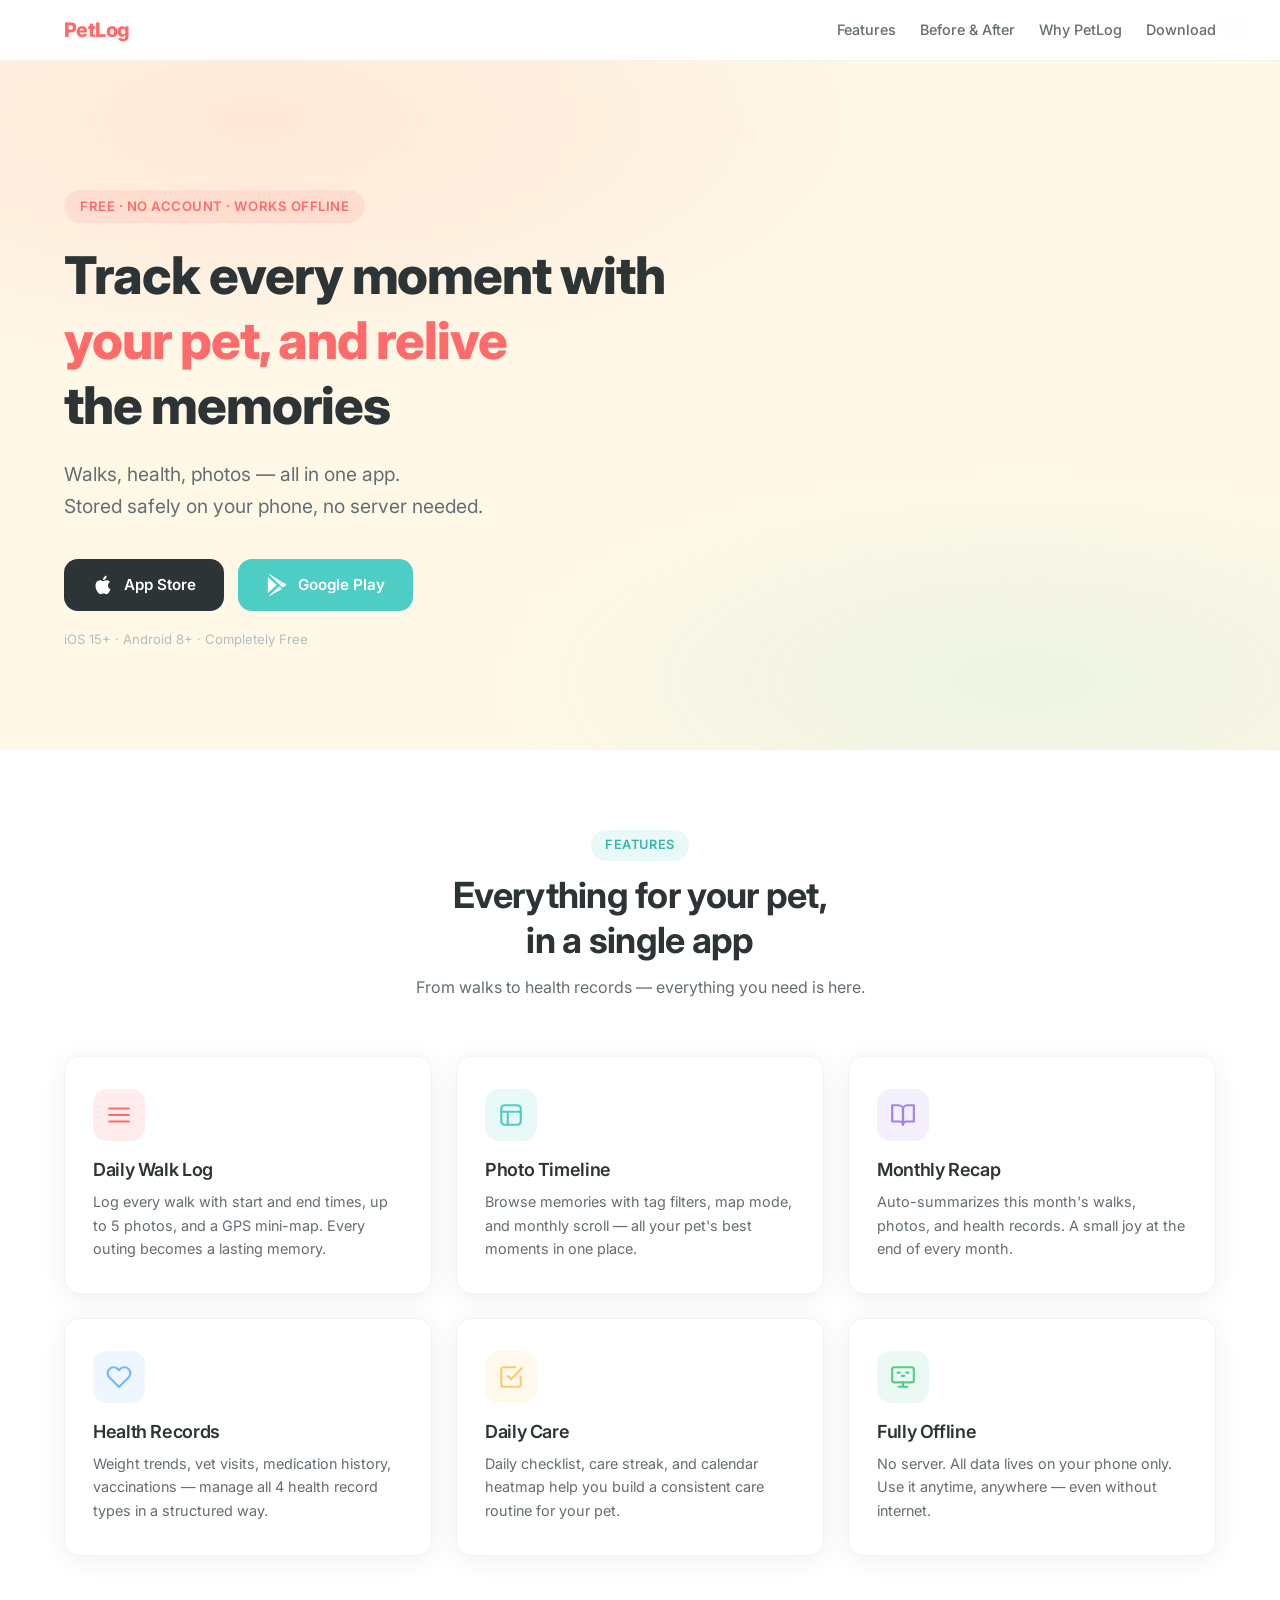
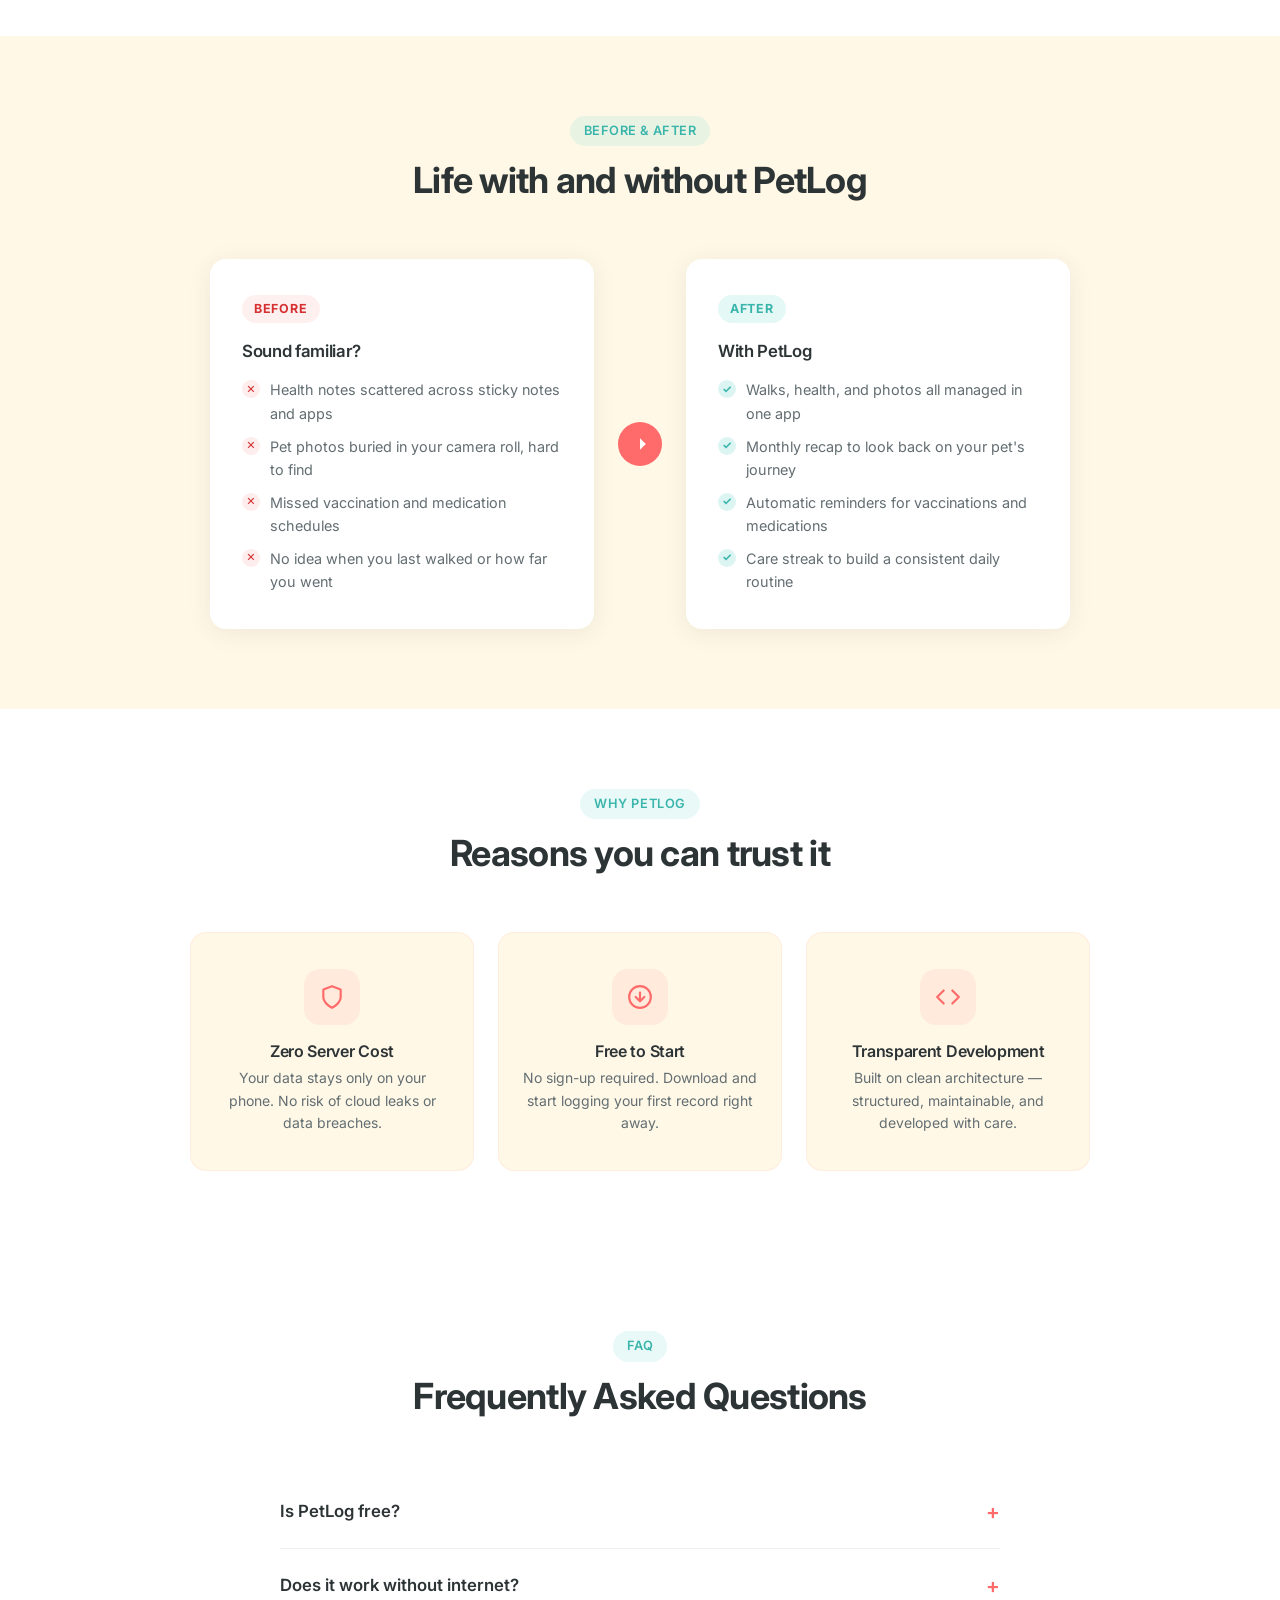
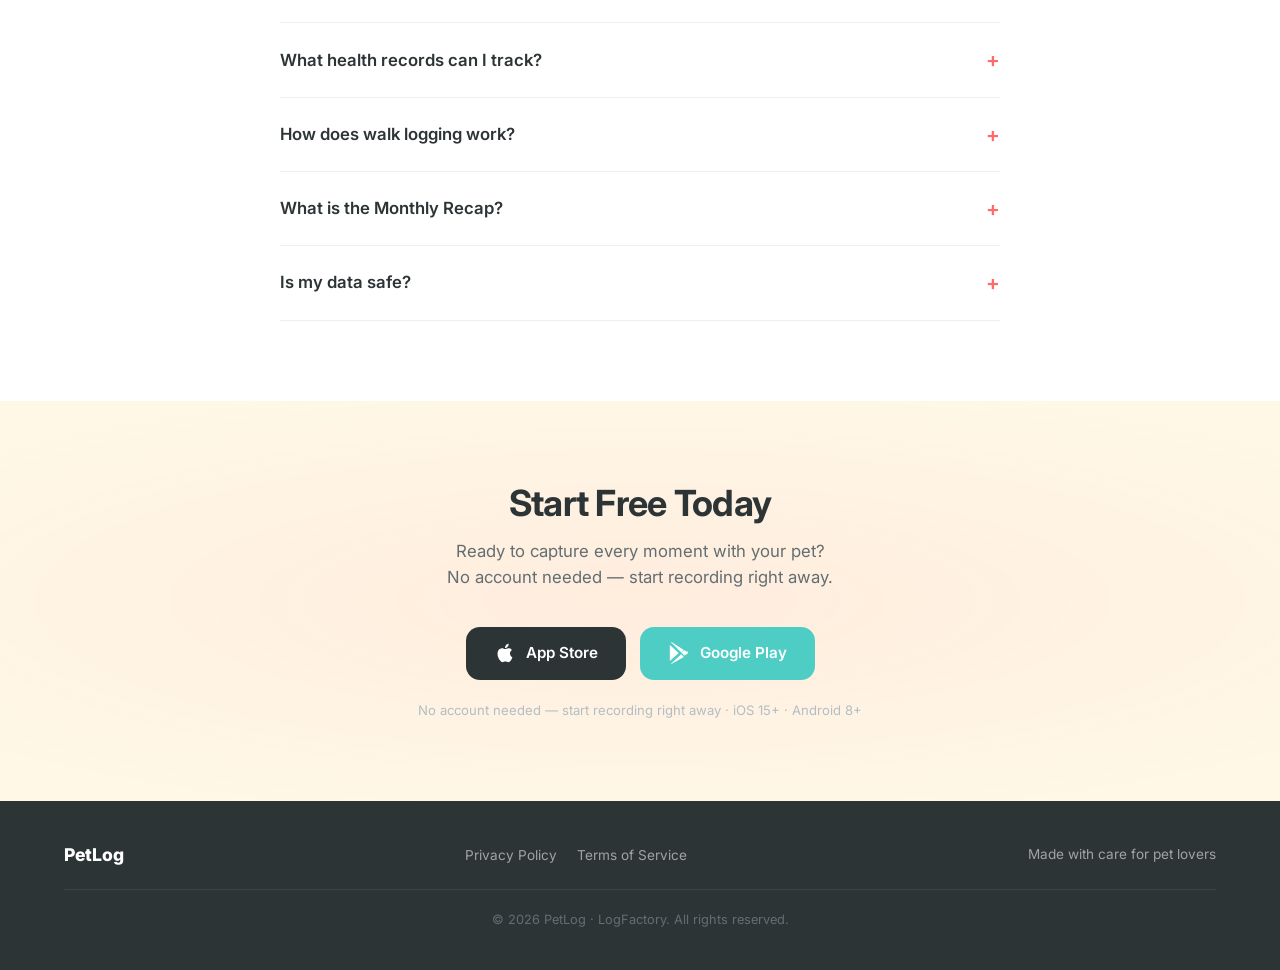
<file: en/index.html>
<!DOCTYPE html>
<html lang="en">
<head>
  <meta charset="UTF-8" />

  <!-- Google Analytics 4 (web stream) -->
  <script async src="https://www.googletagmanager.com/gtag/js?id=G-Y2J0657Q5X"></script>
  <script>
    window.dataLayer = window.dataLayer || [];
    function gtag(){dataLayer.push(arguments);}
    gtag('js', new Date());
    gtag('config', 'G-Y2J0657Q5X', { anonymize_ip: true });
  </script>

  <meta name="viewport" content="width=device-width, initial-scale=1.0" />
  <title>PetLog — Pet Health Tracker | Walk Log, Photo Timeline, Monthly Recap</title>
  <meta name="description" content="Track your pet's health and daily moments. Walk logs with GPS, photo timeline, monthly recap, weight/vet/medication/vaccination records. Offline-first, free." />
  <meta name="keywords" content="pet health tracker, pet health app, dog walk tracker, pet photo diary, pet care app, pet log app, walk log, pet records, offline pet app, free pet tracker" />
  <meta name="robots" content="index, follow, max-snippet:-1, max-image-preview:large" />
  <link rel="canonical" href="https://raybirdy.github.io/petlog-legal/en/" />
  <link rel="alternate" hreflang="ko" href="https://raybirdy.github.io/petlog-legal/" />
  <link rel="alternate" hreflang="en" href="https://raybirdy.github.io/petlog-legal/en/" />
  <link rel="alternate" hreflang="x-default" href="https://raybirdy.github.io/petlog-legal/" />

  <!-- Open Graph -->
  <meta property="og:title" content="PetLog — Pet Health Tracker | Walk, Photos, Recap" />
  <meta property="og:description" content="Walk logs, photo timeline, monthly recap. Stored safely on your phone — no server needed. Start free." />
  <meta property="og:type" content="website" />
  <meta property="og:url" content="https://raybirdy.github.io/petlog-legal/en/" />
  <meta property="og:site_name" content="PetLog" />
  <meta property="og:locale" content="en_US" />
  <meta property="og:locale:alternate" content="ko_KR" />
  <meta property="og:image" content="https://raybirdy.github.io/petlog-legal/images/feature_en.png" />
  <meta property="og:image:alt" content="PetLog — Pet Health Tracker" />

  <!-- Twitter Card -->
  <meta name="twitter:card" content="summary_large_image" />
  <meta name="twitter:title" content="PetLog — Pet Health Tracker" />
  <meta name="twitter:description" content="Walks, health, photos — all in one app. Offline-first and completely free." />
  <meta name="twitter:image" content="https://raybirdy.github.io/petlog-legal/images/feature_en.png" />

  <meta name="theme-color" content="#FF6B6B" />
  <meta name="apple-itunes-app" content="app-id=6760936087" />

  <!-- JSON-LD: SoftwareApplication (SEO/AEO/GEO) -->
  <script type="application/ld+json">
  {
    "@context": "https://schema.org",
    "@type": "SoftwareApplication",
    "name": "PetLog",
    "alternateName": "Pet Log",
    "description": "A pet health and memory app that lets you track every daily moment and look back on them. Walk logs, photo timeline, monthly recap, weight/vet/medication/vaccination records.",
    "applicationCategory": "HealthApplication",
    "applicationSubCategory": "Pet Care",
    "operatingSystem": "iOS 15+, Android 8+",
    "offers": {
      "@type": "Offer",
      "price": "0",
      "priceCurrency": "USD",
      "description": "Free (ad-supported)"
    },
    "featureList": [
      "Walk logging (start/end, up to 5 photos, GPS mini-map)",
      "Photo timeline (tag filters, map mode, monthly scroll)",
      "Monthly recap (walk count, photos, health record summary)",
      "Daily care checklist + care streak",
      "4 health record types: weight, vet visits, medications, vaccinations",
      "Reminder notifications",
      "Fully offline (no server, local storage only)"
    ],
    "screenshot": "https://raybirdy.github.io/petlog-legal/images/feature_en.png",
    "author": {
      "@type": "Organization",
      "name": "LogFactory"
    },
    "inLanguage": ["ko", "en"]
  }
  </script>

  <!-- JSON-LD: FAQPage (AEO/GEO/LEO — AI answer engine optimization) -->
  <script type="application/ld+json">
  {
    "@context": "https://schema.org",
    "@type": "FAQPage",
    "mainEntity": [
      {
        "@type": "Question",
        "name": "Is PetLog free?",
        "acceptedAnswer": {
          "@type": "Answer",
          "text": "Yes, PetLog is completely free. No account sign-up needed — just download and start. All data is stored only on your device."
        }
      },
      {
        "@type": "Question",
        "name": "Does PetLog work without internet?",
        "acceptedAnswer": {
          "@type": "Answer",
          "text": "Yes, PetLog works fully offline. There is no server — all data is stored in a local database on your device."
        }
      },
      {
        "@type": "Question",
        "name": "What health records can I track?",
        "acceptedAnswer": {
          "@type": "Answer",
          "text": "You can track four types of health records: weight, vet visits, medications, and vaccinations. Photos can be attached to each record, and you can set reminder notifications."
        }
      },
      {
        "@type": "Question",
        "name": "How does walk logging work?",
        "acceptedAnswer": {
          "@type": "Answer",
          "text": "Tap Start Walk to begin and End Walk when you're done. You can take up to 5 photos during the walk. GPS location is saved automatically and shown on a mini-map."
        }
      },
      {
        "@type": "Question",
        "name": "What is the Monthly Recap?",
        "acceptedAnswer": {
          "@type": "Answer",
          "text": "Monthly Recap automatically summarizes your pet's walks, photos, and health records for the month — a delightful way to look back on time spent together."
        }
      },
      {
        "@type": "Question",
        "name": "Is my data safe?",
        "acceptedAnswer": {
          "@type": "Answer",
          "text": "PetLog does not use any server. All data is stored exclusively on your device and never transmitted externally."
        }
      }
    ]
  }
  </script>
  <link rel="preconnect" href="https://fonts.googleapis.com" />
  <link rel="preconnect" href="https://fonts.gstatic.com" crossorigin />
  <link href="https://fonts.googleapis.com/css2?family=Inter:wght@400;500;600;700;800&display=swap" rel="stylesheet" />
  <style>
    /* ─── Reset & Base ─── */
    *, *::before, *::after {
      box-sizing: border-box;
      margin: 0;
      padding: 0;
    }

    :root {
      --coral:    #FF6B6B;
      --coral-dk: #E85555;
      --mint:     #4ECDC4;
      --mint-dk:  #3AB5AC;
      --cream:    #FFF8E7;
      --cream-dk: #FFF0CC;
      --text:     #2D3436;
      --text-mid: #636E72;
      --text-lt:  #B2BEC3;
      --white:    #FFFFFF;
      --card-bg:  #FFFFFF;
      --shadow:   0 4px 24px rgba(45, 52, 54, 0.08);
      --shadow-hover: 0 8px 40px rgba(45, 52, 54, 0.14);
      --radius:   16px;
      --max-w:    1200px;
    }

    html {
      scroll-behavior: smooth;
    }

    body {
      font-family: 'Inter', system-ui, -apple-system, sans-serif;
      color: var(--text);
      background: var(--white);
      line-height: 1.6;
      -webkit-font-smoothing: antialiased;
    }

    /* ─── Typography ─── */
    h1, h2, h3 {
      line-height: 1.25;
      letter-spacing: -0.02em;
    }

    h1 { font-size: clamp(2rem, 5vw, 3.25rem); font-weight: 800; }
    h2 { font-size: clamp(1.5rem, 3.5vw, 2.25rem); font-weight: 700; }
    h3 { font-size: 1.125rem; font-weight: 600; }

    p { color: var(--text-mid); }

    /* ─── Layout ─── */
    .container {
      width: 100%;
      max-width: var(--max-w);
      margin-inline: auto;
      padding-inline: 24px;
    }

    section {
      padding-block: 80px;
    }

    /* ─── Scroll Animation ─── */
    .fade-in {
      opacity: 0;
      transform: translateY(28px);
      transition: opacity 0.55s ease, transform 0.55s ease;
    }

    .fade-in.visible {
      opacity: 1;
      transform: translateY(0);
    }

    /* ─── Navigation ─── */
    nav {
      position: fixed;
      top: 0;
      left: 0;
      right: 0;
      z-index: 100;
      background: rgba(255, 255, 255, 0.9);
      backdrop-filter: blur(12px);
      -webkit-backdrop-filter: blur(12px);
      border-bottom: 1px solid rgba(45, 52, 54, 0.06);
    }

    .nav-inner {
      display: flex;
      align-items: center;
      justify-content: space-between;
      height: 60px;
    }

    .nav-logo {
      font-size: 1.25rem;
      font-weight: 800;
      color: var(--coral);
      text-decoration: none;
      letter-spacing: -0.03em;
    }

    .nav-links {
      display: flex;
      gap: 24px;
      list-style: none;
    }

    .nav-links a {
      font-size: 0.9rem;
      font-weight: 500;
      color: var(--text-mid);
      text-decoration: none;
      transition: color 0.2s;
    }

    .nav-links a:hover { color: var(--coral); }

    /* ─── Buttons ─── */
    .btn {
      display: inline-flex;
      align-items: center;
      gap: 10px;
      padding: 14px 28px;
      border-radius: 14px;
      font-size: 0.95rem;
      font-weight: 600;
      text-decoration: none;
      transition: transform 0.2s ease, box-shadow 0.2s ease;
      cursor: pointer;
      border: none;
      white-space: nowrap;
    }

    .btn:hover {
      transform: scale(1.05);
      box-shadow: 0 8px 24px rgba(0,0,0,0.15);
    }

    .btn-dark {
      background: var(--text);
      color: var(--white);
    }

    .btn-mint {
      background: var(--mint);
      color: var(--white);
    }

    .btn-outline {
      background: transparent;
      color: var(--text);
      border: 2px solid var(--text);
    }

    .btn-outline:hover {
      background: var(--text);
      color: var(--white);
    }

    .btn-group {
      display: flex;
      flex-wrap: wrap;
      gap: 14px;
      align-items: center;
    }

    /* ─── Store Badge SVG Icons ─── */
    .store-icon {
      width: 22px;
      height: 22px;
      flex-shrink: 0;
    }

    /* ─── Hero ─── */
    #hero {
      padding-top: 140px;
      padding-bottom: 100px;
      background:
        radial-gradient(ellipse 80% 60% at 20% 10%, rgba(255, 107, 107, 0.12) 0%, transparent 60%),
        radial-gradient(ellipse 70% 50% at 80% 90%, rgba(78, 205, 196, 0.10) 0%, transparent 60%),
        var(--cream);
    }

    .hero-content {
      max-width: 720px;
    }

    .hero-badge {
      display: inline-block;
      background: rgba(255, 107, 107, 0.12);
      color: var(--coral);
      border-radius: 100px;
      padding: 6px 16px;
      font-size: 0.82rem;
      font-weight: 600;
      letter-spacing: 0.04em;
      text-transform: uppercase;
      margin-bottom: 20px;
    }

    #hero h1 {
      margin-bottom: 20px;
      color: var(--text);
    }

    #hero h1 span {
      color: var(--coral);
    }

    .hero-sub {
      font-size: clamp(1rem, 2vw, 1.2rem);
      color: var(--text-mid);
      margin-bottom: 36px;
      max-width: 560px;
      line-height: 1.7;
    }

    .hero-note {
      margin-top: 18px;
      font-size: 0.82rem;
      color: var(--text-lt);
    }

    /* ─── Features ─── */
    #features {
      background: var(--white);
    }

    .section-header {
      text-align: center;
      margin-bottom: 56px;
    }

    .section-label {
      display: inline-block;
      background: rgba(78, 205, 196, 0.12);
      color: var(--mint-dk);
      border-radius: 100px;
      padding: 5px 14px;
      font-size: 0.8rem;
      font-weight: 600;
      letter-spacing: 0.04em;
      text-transform: uppercase;
      margin-bottom: 12px;
    }

    .section-header h2 {
      margin-bottom: 12px;
    }

    .features-grid {
      display: grid;
      grid-template-columns: repeat(3, 1fr);
      gap: 24px;
    }

    .feature-card {
      background: var(--card-bg);
      border-radius: var(--radius);
      padding: 32px 28px;
      box-shadow: var(--shadow);
      border: 1px solid rgba(45, 52, 54, 0.05);
      transition: box-shadow 0.25s ease, transform 0.25s ease;
    }

    .feature-card:hover {
      box-shadow: var(--shadow-hover);
      transform: translateY(-3px);
    }

    .feature-icon {
      width: 52px;
      height: 52px;
      border-radius: 14px;
      display: flex;
      align-items: center;
      justify-content: center;
      margin-bottom: 18px;
      font-size: 1.4rem;
    }

    .icon-coral  { background: rgba(255, 107, 107, 0.12); }
    .icon-mint   { background: rgba(78, 205, 196, 0.12); }
    .icon-purple { background: rgba(162, 130, 236, 0.12); }
    .icon-blue   { background: rgba(116, 185, 255, 0.12); }
    .icon-yellow { background: rgba(253, 203, 110, 0.12); }
    .icon-green  { background: rgba(85, 205, 138, 0.12); }

    .feature-card h3 {
      margin-bottom: 8px;
      color: var(--text);
    }

    .feature-card p {
      font-size: 0.9rem;
      line-height: 1.65;
    }

    /* ─── Before / After ─── */
    #beforeafter {
      background: var(--cream);
    }

    .ba-grid {
      display: grid;
      grid-template-columns: 1fr auto 1fr;
      gap: 0;
      align-items: center;
      max-width: 860px;
      margin-inline: auto;
    }

    .ba-card {
      background: var(--white);
      border-radius: var(--radius);
      padding: 36px 32px;
      box-shadow: var(--shadow);
    }

    .ba-card .ba-tag {
      display: inline-block;
      border-radius: 100px;
      padding: 4px 12px;
      font-size: 0.78rem;
      font-weight: 700;
      letter-spacing: 0.06em;
      text-transform: uppercase;
      margin-bottom: 16px;
    }

    .ba-before .ba-tag { background: #FFF0F0; color: #D63031; }
    .ba-after  .ba-tag { background: rgba(78, 205, 196, 0.15); color: var(--mint-dk); }

    .ba-card h3 {
      font-size: 1.05rem;
      color: var(--text);
      margin-bottom: 14px;
      line-height: 1.5;
    }

    .ba-list {
      list-style: none;
      display: flex;
      flex-direction: column;
      gap: 10px;
    }

    .ba-list li {
      display: flex;
      align-items: flex-start;
      gap: 10px;
      font-size: 0.9rem;
      color: var(--text-mid);
    }

    .ba-list li .marker {
      flex-shrink: 0;
      width: 18px;
      height: 18px;
      border-radius: 50%;
      display: inline-flex;
      align-items: center;
      justify-content: center;
      margin-top: 2px;
      font-size: 0.7rem;
      font-weight: 700;
    }

    .ba-before .marker { background: #FDEDEC; color: #D63031; }
    .ba-after  .marker { background: rgba(78, 205, 196, 0.2); color: var(--mint-dk); }

    .ba-arrow {
      display: flex;
      align-items: center;
      justify-content: center;
      padding-inline: 24px;
    }

    .ba-arrow-inner {
      width: 44px;
      height: 44px;
      background: var(--coral);
      border-radius: 50%;
      display: flex;
      align-items: center;
      justify-content: center;
    }

    .ba-arrow-inner svg {
      width: 20px;
      height: 20px;
      fill: white;
    }

    /* ─── Trust Signals ─── */
    #trust {
      background: var(--white);
    }

    .trust-grid {
      display: grid;
      grid-template-columns: repeat(3, 1fr);
      gap: 24px;
      max-width: 900px;
      margin-inline: auto;
    }

    .trust-card {
      text-align: center;
      padding: 36px 24px;
      background: var(--cream);
      border-radius: var(--radius);
      border: 1px solid rgba(255, 107, 107, 0.08);
    }

    .trust-icon-wrap {
      width: 56px;
      height: 56px;
      background: rgba(255, 107, 107, 0.1);
      border-radius: 16px;
      display: flex;
      align-items: center;
      justify-content: center;
      margin-inline: auto;
      margin-bottom: 16px;
    }

    .trust-icon-wrap svg {
      width: 26px;
      height: 26px;
      stroke: var(--coral);
      fill: none;
      stroke-width: 2;
      stroke-linecap: round;
      stroke-linejoin: round;
    }

    .trust-card h3 {
      font-size: 1rem;
      margin-bottom: 6px;
      color: var(--text);
    }

    .trust-card p {
      font-size: 0.875rem;
    }

    /* ─── Final CTA ─── */
    #cta {
      background:
        radial-gradient(ellipse 100% 80% at 50% 50%, rgba(255, 107, 107, 0.08) 0%, transparent 70%),
        var(--cream);
      text-align: center;
    }

    #cta h2 {
      margin-bottom: 12px;
      color: var(--text);
    }

    #cta .cta-sub {
      font-size: 1.05rem;
      color: var(--text-mid);
      margin-bottom: 36px;
    }

    #cta .btn-group {
      justify-content: center;
    }

    .cta-note {
      margin-top: 20px;
      font-size: 0.82rem;
      color: var(--text-lt);
    }

    /* ─── Footer ─── */
    footer {
      background: var(--text);
      color: rgba(255,255,255,0.55);
      padding-block: 40px;
    }

    .footer-inner {
      display: flex;
      flex-wrap: wrap;
      align-items: center;
      justify-content: space-between;
      gap: 16px;
    }

    .footer-logo {
      font-size: 1.1rem;
      font-weight: 800;
      color: var(--white);
      text-decoration: none;
    }

    .footer-links {
      display: flex;
      gap: 20px;
      list-style: none;
      flex-wrap: wrap;
    }

    .footer-links a {
      font-size: 0.85rem;
      color: rgba(255,255,255,0.55);
      text-decoration: none;
      transition: color 0.2s;
    }

    .footer-links a:hover { color: var(--white); }

    .footer-copy {
      font-size: 0.8rem;
      width: 100%;
      text-align: center;
      margin-top: 20px;
      border-top: 1px solid rgba(255,255,255,0.08);
      padding-top: 20px;
    }

    /* ─── Responsive ─── */
    @media (max-width: 900px) {
      .features-grid {
        grid-template-columns: repeat(2, 1fr);
      }

      .trust-grid {
        grid-template-columns: repeat(3, 1fr);
      }

      .ba-grid {
        grid-template-columns: 1fr;
        gap: 16px;
      }

      .ba-arrow {
        transform: rotate(90deg);
        padding-inline: 0;
        padding-block: 8px;
      }

      nav .nav-links {
        display: none;
      }
    }

    @media (max-width: 600px) {
      section { padding-block: 48px; }

      #hero {
        padding-top: 100px;
        padding-bottom: 64px;
      }

      .features-grid {
        grid-template-columns: 1fr;
      }

      .trust-grid {
        grid-template-columns: 1fr;
      }

      .btn-group {
        flex-direction: column;
        align-items: flex-start;
      }

      #cta .btn-group {
        align-items: center;
      }

      .ba-card {
        padding: 28px 24px;
      }

      .footer-inner {
        flex-direction: column;
        align-items: flex-start;
        gap: 12px;
      }
    }
  </style>
</head>
<body>

  <!-- ─── Language Switcher ─── -->
  <div style="text-align:right;padding:12px 24px;"><a href="../" style="color:var(--coral);text-decoration:none;font-size:0.9rem;" onclick="try{localStorage.setItem('petlog_lang','ko')}catch(e){}">한국어</a></div>

  <!-- ─── Navigation ─── -->
  <nav>
    <div class="container">
      <div class="nav-inner">
        <a href="#hero" class="nav-logo">PetLog</a>
        <ul class="nav-links">
          <li><a href="#features">Features</a></li>
          <li><a href="#beforeafter">Before &amp; After</a></li>
          <li><a href="#trust">Why PetLog</a></li>
          <li><a href="#cta">Download</a></li>
        </ul>
      </div>
    </div>
  </nav>

  <!-- ─── Hero ─── -->
  <section id="hero">
    <div class="container">
      <div class="hero-content fade-in">
        <span class="hero-badge">Free · No Account · Works Offline</span>
        <h1>Track every moment with<br><span>your pet, and relive</span><br>the memories</h1>
        <p class="hero-sub">
          Walks, health, photos — all in one app.<br>
          Stored safely on your phone, no server needed.
        </p>
        <div class="btn-group">
          <a
            href="https://apps.apple.com/us/app/petlog-pet-health-tracker/id6760936087"
            class="btn btn-dark"
            aria-label="Download on the App Store"
          >
            <!-- Apple logo SVG -->
            <svg class="store-icon" viewBox="0 0 24 24" fill="currentColor" aria-hidden="true">
              <path d="M18.71 19.5c-.83 1.24-1.71 2.45-3.05 2.47-1.34.03-1.77-.79-3.29-.79-1.53 0-2 .77-3.27.82-1.31.05-2.3-1.32-3.14-2.53C4.25 17 2.94 12.45 4.7 9.39c.87-1.52 2.43-2.48 4.12-2.51 1.28-.02 2.5.87 3.29.87.78 0 2.26-1.07 3.8-.91.65.03 2.47.26 3.64 1.98-.09.06-2.17 1.28-2.15 3.81.03 3.02 2.65 4.03 2.68 4.04-.03.07-.42 1.44-1.38 2.83M13 3.5c.73-.83 1.94-1.46 2.94-1.5.13 1.17-.34 2.35-1.04 3.19-.69.85-1.83 1.51-2.95 1.42-.15-1.15.41-2.35 1.05-3.11z"/>
            </svg>
            App Store
          </a>
          <a
            href="https://play.google.com/store/apps/details?id=com.logfactory.petlog"
            class="btn btn-mint"
            aria-label="Download on Google Play"
          >
            <svg class="store-icon" viewBox="0 0 24 24" fill="currentColor" aria-hidden="true">
              <path d="M3.18 23.76c.33.18.7.22 1.06.1l13.07-7.54-2.83-2.83-11.3 10.27zm-1.18-20.5v17.48l9.62-8.74-9.62-8.74zm19.16 7.6-3.3-1.9-3.14 2.86 3.14 2.86 3.32-1.92c.95-.55.95-1.86-.02-2.9zM4.24.14C3.88.02 3.51.06 3.18.24L14.49 11.55l2.83-2.83L4.24.14z"/>
            </svg>
            Google Play
          </a>
        </div>
        <p class="hero-note">iOS 15+ · Android 8+ · Completely Free</p>
      </div>
    </div>
  </section>

  <!-- ─── Features ─── -->
  <section id="features">
    <div class="container">
      <div class="section-header fade-in">
        <span class="section-label">Features</span>
        <h2>Everything for your pet,<br>in a single app</h2>
        <p>From walks to health records — everything you need is here.</p>
      </div>

      <div class="features-grid">

        <div class="feature-card fade-in">
          <div class="feature-icon icon-coral" aria-hidden="true">
            <svg width="26" height="26" viewBox="0 0 24 24" fill="none" stroke="#FF6B6B" stroke-width="2" stroke-linecap="round" stroke-linejoin="round">
              <path d="M3 12h18M3 6h18M3 18h18"/>
              <circle cx="20" cy="12" r="1" fill="#FF6B6B" stroke="none"/>
            </svg>
          </div>
          <h3>Daily Walk Log</h3>
          <p>Log every walk with start and end times, up to 5 photos, and a GPS mini-map. Every outing becomes a lasting memory.</p>
        </div>

        <div class="feature-card fade-in">
          <div class="feature-icon icon-mint" aria-hidden="true">
            <svg width="26" height="26" viewBox="0 0 24 24" fill="none" stroke="#4ECDC4" stroke-width="2" stroke-linecap="round" stroke-linejoin="round">
              <rect x="3" y="3" width="18" height="18" rx="3"/>
              <path d="M3 9h18M9 21V9"/>
            </svg>
          </div>
          <h3>Photo Timeline</h3>
          <p>Browse memories with tag filters, map mode, and monthly scroll — all your pet's best moments in one place.</p>
        </div>

        <div class="feature-card fade-in">
          <div class="feature-icon icon-purple" aria-hidden="true">
            <svg width="26" height="26" viewBox="0 0 24 24" fill="none" stroke="#A282EC" stroke-width="2" stroke-linecap="round" stroke-linejoin="round">
              <path d="M2 3h6a4 4 0 0 1 4 4v14a3 3 0 0 0-3-3H2z"/>
              <path d="M22 3h-6a4 4 0 0 0-4 4v14a3 3 0 0 1 3-3h7z"/>
            </svg>
          </div>
          <h3>Monthly Recap</h3>
          <p>Auto-summarizes this month's walks, photos, and health records. A small joy at the end of every month.</p>
        </div>

        <div class="feature-card fade-in">
          <div class="feature-icon icon-blue" aria-hidden="true">
            <svg width="26" height="26" viewBox="0 0 24 24" fill="none" stroke="#74B9FF" stroke-width="2" stroke-linecap="round" stroke-linejoin="round">
              <path d="M20.84 4.61a5.5 5.5 0 0 0-7.78 0L12 5.67l-1.06-1.06a5.5 5.5 0 0 0-7.78 7.78l1.06 1.06L12 21.23l7.78-7.78 1.06-1.06a5.5 5.5 0 0 0 0-7.78z"/>
            </svg>
          </div>
          <h3>Health Records</h3>
          <p>Weight trends, vet visits, medication history, vaccinations — manage all 4 health record types in a structured way.</p>
        </div>

        <div class="feature-card fade-in">
          <div class="feature-icon icon-yellow" aria-hidden="true">
            <svg width="26" height="26" viewBox="0 0 24 24" fill="none" stroke="#FDCB6E" stroke-width="2" stroke-linecap="round" stroke-linejoin="round">
              <path d="M9 11l3 3L22 4"/>
              <path d="M21 12v7a2 2 0 0 1-2 2H5a2 2 0 0 1-2-2V5a2 2 0 0 1 2-2h11"/>
            </svg>
          </div>
          <h3>Daily Care</h3>
          <p>Daily checklist, care streak, and calendar heatmap help you build a consistent care routine for your pet.</p>
        </div>

        <div class="feature-card fade-in">
          <div class="feature-icon icon-green" aria-hidden="true">
            <svg width="26" height="26" viewBox="0 0 24 24" fill="none" stroke="#55CD8A" stroke-width="2" stroke-linecap="round" stroke-linejoin="round">
              <rect x="2" y="3" width="20" height="14" rx="2"/>
              <path d="M8 21h8M12 17v4"/>
              <path d="M7 8h2M15 8h2M11 11h2"/>
            </svg>
          </div>
          <h3>Fully Offline</h3>
          <p>No server. All data lives on your phone only. Use it anytime, anywhere — even without internet.</p>
        </div>

      </div>
    </div>
  </section>

  <!-- ─── Before / After ─── -->
  <section id="beforeafter">
    <div class="container">
      <div class="section-header fade-in">
        <span class="section-label">Before &amp; After</span>
        <h2>Life with and without PetLog</h2>
      </div>

      <div class="ba-grid fade-in">

        <div class="ba-card ba-before">
          <span class="ba-tag">Before</span>
          <h3>Sound familiar?</h3>
          <ul class="ba-list">
            <li>
              <span class="marker" aria-hidden="true">✕</span>
              Health notes scattered across sticky notes and apps
            </li>
            <li>
              <span class="marker" aria-hidden="true">✕</span>
              Pet photos buried in your camera roll, hard to find
            </li>
            <li>
              <span class="marker" aria-hidden="true">✕</span>
              Missed vaccination and medication schedules
            </li>
            <li>
              <span class="marker" aria-hidden="true">✕</span>
              No idea when you last walked or how far you went
            </li>
          </ul>
        </div>

        <div class="ba-arrow" aria-hidden="true">
          <div class="ba-arrow-inner">
            <svg viewBox="0 0 24 24"><path d="M5 12h14M12 5l7 7-7 7"/></svg>
          </div>
        </div>

        <div class="ba-card ba-after">
          <span class="ba-tag">After</span>
          <h3>With PetLog</h3>
          <ul class="ba-list">
            <li>
              <span class="marker" aria-hidden="true">✓</span>
              Walks, health, and photos all managed in one app
            </li>
            <li>
              <span class="marker" aria-hidden="true">✓</span>
              Monthly recap to look back on your pet's journey
            </li>
            <li>
              <span class="marker" aria-hidden="true">✓</span>
              Automatic reminders for vaccinations and medications
            </li>
            <li>
              <span class="marker" aria-hidden="true">✓</span>
              Care streak to build a consistent daily routine
            </li>
          </ul>
        </div>

      </div>
    </div>
  </section>

  <!-- ─── Trust Signals ─── -->
  <section id="trust">
    <div class="container">
      <div class="section-header fade-in">
        <span class="section-label">Why PetLog</span>
        <h2>Reasons you can trust it</h2>
      </div>

      <div class="trust-grid">

        <div class="trust-card fade-in">
          <div class="trust-icon-wrap" aria-hidden="true">
            <!-- Shield icon -->
            <svg viewBox="0 0 24 24">
              <path d="M12 22s8-4 8-10V5l-8-3-8 3v7c0 6 8 10 8 10z"/>
            </svg>
          </div>
          <h3>Zero Server Cost</h3>
          <p>Your data stays only on your phone. No risk of cloud leaks or data breaches.</p>
        </div>

        <div class="trust-card fade-in">
          <div class="trust-icon-wrap" aria-hidden="true">
            <!-- Download/free icon -->
            <svg viewBox="0 0 24 24">
              <circle cx="12" cy="12" r="10"/>
              <path d="M12 8v8M8 12l4 4 4-4"/>
            </svg>
          </div>
          <h3>Free to Start</h3>
          <p>No sign-up required. Download and start logging your first record right away.</p>
        </div>

        <div class="trust-card fade-in">
          <div class="trust-icon-wrap" aria-hidden="true">
            <!-- Code/transparent icon -->
            <svg viewBox="0 0 24 24">
              <polyline points="16 18 22 12 16 6"/>
              <polyline points="8 6 2 12 8 18"/>
            </svg>
          </div>
          <h3>Transparent Development</h3>
          <p>Built on clean architecture — structured, maintainable, and developed with care.</p>
        </div>

      </div>
    </div>
  </section>

  <!-- ─── FAQ (AEO/GEO/LEO visible content) ─── -->
  <section id="faq" style="background:var(--white);">
    <div class="container">
      <div class="section-header fade-in">
        <span class="section-label">FAQ</span>
        <h2>Frequently Asked Questions</h2>
      </div>
      <div style="max-width:720px;margin:0 auto;">
        <details class="fade-in" style="border-bottom:1px solid #eee;padding:20px 0;">
          <summary style="cursor:pointer;font-weight:600;font-size:1.05rem;list-style:none;display:flex;justify-content:space-between;align-items:center;">Is PetLog free?<span style="color:var(--coral);font-size:1.3rem;transition:transform 0.2s;">+</span></summary>
          <p style="margin-top:12px;">Yes, PetLog is completely free. No account sign-up needed — just download and start. All data is stored only on your device.</p>
        </details>
        <details class="fade-in" style="border-bottom:1px solid #eee;padding:20px 0;">
          <summary style="cursor:pointer;font-weight:600;font-size:1.05rem;list-style:none;display:flex;justify-content:space-between;align-items:center;">Does it work without internet?<span style="color:var(--coral);font-size:1.3rem;transition:transform 0.2s;">+</span></summary>
          <p style="margin-top:12px;">Yes, PetLog works fully offline. There is no server — all data is stored in a local database on your device.</p>
        </details>
        <details class="fade-in" style="border-bottom:1px solid #eee;padding:20px 0;">
          <summary style="cursor:pointer;font-weight:600;font-size:1.05rem;list-style:none;display:flex;justify-content:space-between;align-items:center;">What health records can I track?<span style="color:var(--coral);font-size:1.3rem;transition:transform 0.2s;">+</span></summary>
          <p style="margin-top:12px;">You can track four types: weight, vet visits, medications, and vaccinations. Photos can be attached to each record, and you can set reminder notifications.</p>
        </details>
        <details class="fade-in" style="border-bottom:1px solid #eee;padding:20px 0;">
          <summary style="cursor:pointer;font-weight:600;font-size:1.05rem;list-style:none;display:flex;justify-content:space-between;align-items:center;">How does walk logging work?<span style="color:var(--coral);font-size:1.3rem;transition:transform 0.2s;">+</span></summary>
          <p style="margin-top:12px;">Tap Start Walk to begin and End Walk when you're done. You can take up to 5 photos during the walk. GPS location is saved automatically and shown on a mini-map.</p>
        </details>
        <details class="fade-in" style="border-bottom:1px solid #eee;padding:20px 0;">
          <summary style="cursor:pointer;font-weight:600;font-size:1.05rem;list-style:none;display:flex;justify-content:space-between;align-items:center;">What is the Monthly Recap?<span style="color:var(--coral);font-size:1.3rem;transition:transform 0.2s;">+</span></summary>
          <p style="margin-top:12px;">Monthly Recap automatically summarizes your pet's walks, photos, and health records for the month — a delightful way to look back on time spent together.</p>
        </details>
        <details class="fade-in" style="border-bottom:1px solid #eee;padding:20px 0;">
          <summary style="cursor:pointer;font-weight:600;font-size:1.05rem;list-style:none;display:flex;justify-content:space-between;align-items:center;">Is my data safe?<span style="color:var(--coral);font-size:1.3rem;transition:transform 0.2s;">+</span></summary>
          <p style="margin-top:12px;">PetLog does not use any server. All data is stored exclusively on your device and never transmitted externally.</p>
        </details>
      </div>
    </div>
  </section>

  <!-- ─── Final CTA ─── -->
  <section id="cta">
    <div class="container">
      <div class="fade-in">
        <h2>Start Free Today</h2>
        <p class="cta-sub">
          Ready to capture every moment with your pet?<br>
          No account needed — start recording right away.
        </p>
        <div class="btn-group">
          <a
            href="https://apps.apple.com/us/app/petlog-pet-health-tracker/id6760936087"
            class="btn btn-dark"
            aria-label="Download on the App Store"
          >
            <svg class="store-icon" viewBox="0 0 24 24" fill="currentColor" aria-hidden="true">
              <path d="M18.71 19.5c-.83 1.24-1.71 2.45-3.05 2.47-1.34.03-1.77-.79-3.29-.79-1.53 0-2 .77-3.27.82-1.31.05-2.3-1.32-3.14-2.53C4.25 17 2.94 12.45 4.7 9.39c.87-1.52 2.43-2.48 4.12-2.51 1.28-.02 2.5.87 3.29.87.78 0 2.26-1.07 3.8-.91.65.03 2.47.26 3.64 1.98-.09.06-2.17 1.28-2.15 3.81.03 3.02 2.65 4.03 2.68 4.04-.03.07-.42 1.44-1.38 2.83M13 3.5c.73-.83 1.94-1.46 2.94-1.5.13 1.17-.34 2.35-1.04 3.19-.69.85-1.83 1.51-2.95 1.42-.15-1.15.41-2.35 1.05-3.11z"/>
            </svg>
            App Store
          </a>
          <a
            href="https://play.google.com/store/apps/details?id=com.logfactory.petlog"
            class="btn btn-mint"
            aria-label="Download on Google Play"
          >
            <svg class="store-icon" viewBox="0 0 24 24" fill="currentColor" aria-hidden="true">
              <path d="M3.18 23.76c.33.18.7.22 1.06.1l13.07-7.54-2.83-2.83-11.3 10.27zm-1.18-20.5v17.48l9.62-8.74-9.62-8.74zm19.16 7.6-3.3-1.9-3.14 2.86 3.14 2.86 3.32-1.92c.95-.55.95-1.86-.02-2.9zM4.24.14C3.88.02 3.51.06 3.18.24L14.49 11.55l2.83-2.83L4.24.14z"/>
            </svg>
            Google Play
          </a>
        </div>
        <p class="cta-note">No account needed — start recording right away · iOS 15+ · Android 8+</p>
      </div>
    </div>
  </section>

  <!-- ─── Footer ─── -->
  <footer>
    <div class="container">
      <div class="footer-inner">
        <a href="#hero" class="footer-logo">PetLog</a>
        <ul class="footer-links">
          <li>
            <a href="../privacy.html">
              Privacy Policy
            </a>
          </li>
          <li>
            <a href="../terms.html">
              Terms of Service
            </a>
          </li>
        </ul>
        <span style="font-size:0.85rem;">Made with care for pet lovers</span>
      </div>
      <p class="footer-copy">
        &copy; 2026 PetLog · LogFactory. All rights reserved.
      </p>
    </div>
  </footer>

  <!-- ─── Scroll Fade-in ─── -->
  <script>
    (function () {
      'use strict';

      var observer = new IntersectionObserver(
        function (entries) {
          entries.forEach(function (entry) {
            if (entry.isIntersecting) {
              entry.target.classList.add('visible');
              observer.unobserve(entry.target);
            }
          });
        },
        { threshold: 0.12, rootMargin: '0px 0px -40px 0px' }
      );

      // Stagger cards within each grid
      function staggerGroup(selector, baseDelay) {
        var items = document.querySelectorAll(selector);
        items.forEach(function (el, i) {
          el.style.transitionDelay = (baseDelay + i * 80) + 'ms';
        });
      }

      staggerGroup('.feature-card', 60);
      staggerGroup('.trust-card', 60);

      document.querySelectorAll('.fade-in').forEach(function (el) {
        observer.observe(el);
      });
    })();
  </script>

</body>
</html>
</file>
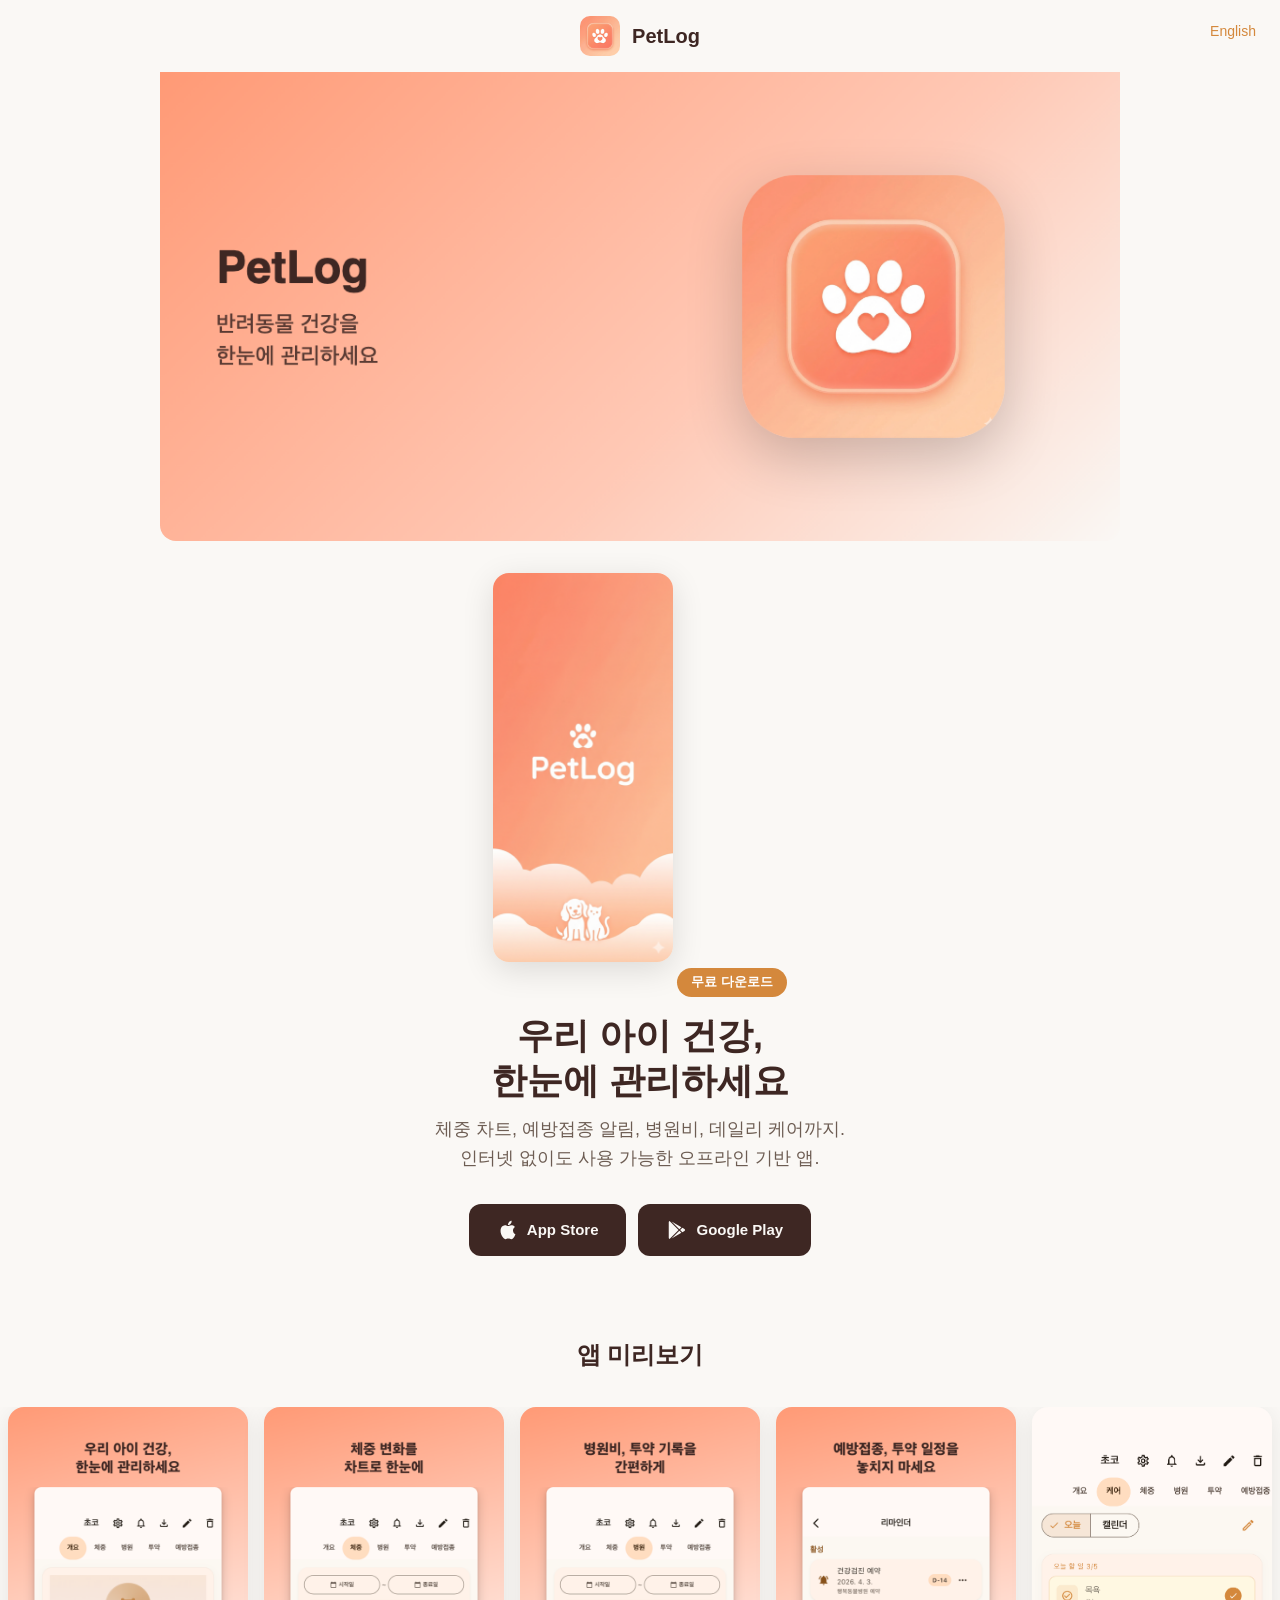
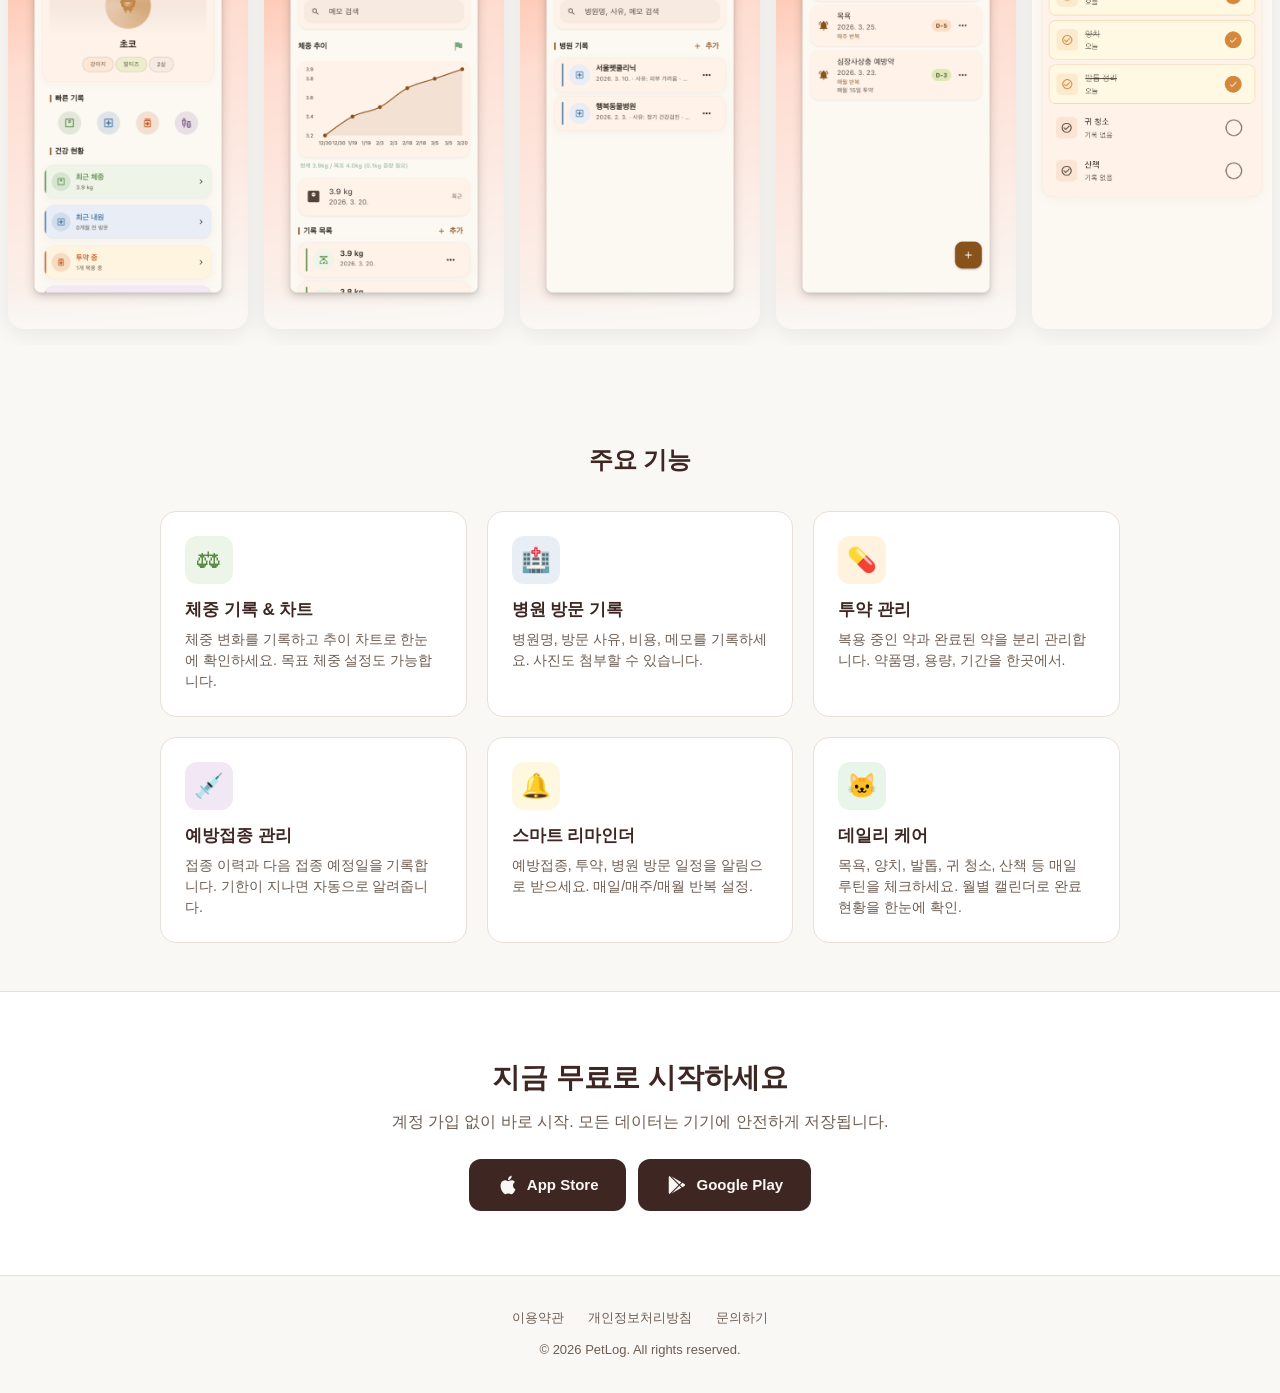
<file: index-v9.html>
<!DOCTYPE html>
<html lang="ko">
<head>
  <meta charset="UTF-8">
  <meta name="viewport" content="width=device-width, initial-scale=1.0">
  <title>PetLog - 반려동물 건강 관리 앱</title>
  <meta name="description" content="반려동물의 건강을 한눈에 관리하세요. 체중, 병원, 투약, 예방접종, 데일리 케어 기록과 리마인더를 제공하는 오프라인 기반 앱입니다.">
  <meta property="og:title" content="PetLog - 반려동물 건강 관리 앱">
  <meta property="og:description" content="바쁜 반려인을 위한 가장 간편한 건강 기록 앱">
  <meta property="og:image" content="images/app-icon.png">
  <meta name="theme-color" content="#FAF8F5" media="(prefers-color-scheme: light)">
  <meta name="theme-color" content="#1A1613" media="(prefers-color-scheme: dark)">
  <link rel="icon" href="images/app-icon.png">
  <link rel="stylesheet" href="style.css">
</head>
<body>

  <!-- Header -->
  <div class="lang-switch"><a href="en/">English</a></div>
  <header class="header">
    <div class="header-inner">
      <img src="images/app-icon.png" alt="PetLog" width="40" height="40">
      <h1>PetLog</h1>
    </div>
  </header>

  <!-- Feature Banner -->
  <section class="feature-banner">
    <img src="images/feature_ko.png" alt="PetLog Feature Graphic" loading="eager">
  </section>

  <!-- Hero -->
  <section class="hero container">
    <img src="images/splash_logo_web.png" alt="PetLog" class="hero-splash" loading="eager">
    <span class="hero-badge">무료 다운로드</span>
    <h2>우리 아이 건강,<br>한눈에 관리하세요</h2>
    <p>체중 차트, 예방접종 알림, 병원비, 데일리 케어까지.<br>인터넷 없이도 사용 가능한 오프라인 기반 앱.</p>
    <div class="cta-buttons">
      <a href="https://apps.apple.com/us/app/petlog-pet-health-tracker/id6760936087" class="cta-btn" aria-label="App Store에서 다운로드">
        <svg viewBox="0 0 24 24"><path d="M18.71 19.5c-.83 1.24-1.71 2.45-3.05 2.47-1.34.03-1.77-.79-3.29-.79-1.53 0-2 .77-3.27.82-1.31.05-2.3-1.32-3.14-2.53C4.25 17 2.94 12.45 4.7 9.39c.87-1.52 2.43-2.48 4.12-2.51 1.28-.02 2.5.87 3.29.87.78 0 2.26-1.07 3.8-.91.65.03 2.47.26 3.64 1.98-.09.06-2.17 1.28-2.15 3.81.03 3.02 2.65 4.03 2.68 4.04-.03.07-.42 1.44-1.38 2.83M13 3.5c.73-.83 1.94-1.46 2.94-1.5.13 1.17-.34 2.35-1.04 3.19-.69.85-1.83 1.51-2.95 1.42-.15-1.15.41-2.35 1.05-3.11z"/></svg>
        App Store
      </a>
      <a href="#" class="cta-btn" aria-label="Google Play에서 다운로드">
        <svg viewBox="0 0 24 24"><path d="M3,20.5V3.5C3,2.91 3.34,2.39 3.84,2.15L13.69,12L3.84,21.85C3.34,21.61 3,21.09 3,20.5M16.81,15.12L6.05,21.34L14.54,12.85L16.81,15.12M20.16,10.81C20.5,11.08 20.75,11.5 20.75,12C20.75,12.5 20.53,12.9 20.18,13.18L17.89,14.5L15.39,12L17.89,9.5L20.16,10.81M6.05,2.66L16.81,8.88L14.54,11.15L6.05,2.66Z"/></svg>
        Google Play
      </a>
    </div>
  </section>

  <!-- Screenshots -->
  <section class="screenshots">
    <h3>앱 미리보기</h3>
    <div class="screenshot-scroll">
      <img src="images/screenshot_ko_01.png" alt="펫 상세 화면" loading="lazy">
      <img src="images/screenshot_ko_02.png" alt="체중 차트" loading="lazy">
      <img src="images/screenshot_ko_03.png" alt="병원 기록" loading="lazy">
      <img src="images/screenshot_ko_04.png" alt="리마인더" loading="lazy">
      <img src="images/screenshot_ko_05.png" alt="데일리 케어" loading="lazy">
    </div>
  </section>

  <!-- Features -->
  <section class="features container">
    <h3>주요 기능</h3>
    <div class="feature-grid">
      <div class="feature-card">
        <div class="feature-icon" style="background: #EDF5E8; color: var(--color-weight);">&#9878;</div>
        <h4>체중 기록 & 차트</h4>
        <p>체중 변화를 기록하고 추이 차트로 한눈에 확인하세요. 목표 체중 설정도 가능합니다.</p>
      </div>
      <div class="feature-card">
        <div class="feature-icon" style="background: #E8EEF5; color: var(--color-hospital);">&#127973;</div>
        <h4>병원 방문 기록</h4>
        <p>병원명, 방문 사유, 비용, 메모를 기록하세요. 사진도 첨부할 수 있습니다.</p>
      </div>
      <div class="feature-card">
        <div class="feature-icon" style="background: #FFF3E0; color: var(--color-medication);">&#128138;</div>
        <h4>투약 관리</h4>
        <p>복용 중인 약과 완료된 약을 분리 관리합니다. 약품명, 용량, 기간을 한곳에서.</p>
      </div>
      <div class="feature-card">
        <div class="feature-icon" style="background: #F2E8F5; color: var(--color-vaccination);">&#128137;</div>
        <h4>예방접종 관리</h4>
        <p>접종 이력과 다음 접종 예정일을 기록합니다. 기한이 지나면 자동으로 알려줍니다.</p>
      </div>
      <div class="feature-card">
        <div class="feature-icon" style="background: #FFF8E1; color: var(--color-reminder);">&#128276;</div>
        <h4>스마트 리마인더</h4>
        <p>예방접종, 투약, 병원 방문 일정을 알림으로 받으세요. 매일/매주/매월 반복 설정.</p>
      </div>
      <div class="feature-card">
        <div class="feature-icon" style="background: #E8F5E9; color: #43A047;">&#128049;</div>
        <h4>데일리 케어</h4>
        <p>목욕, 양치, 발톱, 귀 청소, 산책 등 매일 루틴을 체크하세요. 월별 캘린더로 완료 현황을 한눈에 확인.</p>
      </div>
    </div>
  </section>

  <!-- Download CTA -->
  <section class="download">
    <div class="container">
      <h3>지금 무료로 시작하세요</h3>
      <p>계정 가입 없이 바로 시작. 모든 데이터는 기기에 안전하게 저장됩니다.</p>
      <div class="cta-buttons">
        <a href="#" class="cta-btn">
          <svg viewBox="0 0 24 24"><path d="M18.71 19.5c-.83 1.24-1.71 2.45-3.05 2.47-1.34.03-1.77-.79-3.29-.79-1.53 0-2 .77-3.27.82-1.31.05-2.3-1.32-3.14-2.53C4.25 17 2.94 12.45 4.7 9.39c.87-1.52 2.43-2.48 4.12-2.51 1.28-.02 2.5.87 3.29.87.78 0 2.26-1.07 3.8-.91.65.03 2.47.26 3.64 1.98-.09.06-2.17 1.28-2.15 3.81.03 3.02 2.65 4.03 2.68 4.04-.03.07-.42 1.44-1.38 2.83M13 3.5c.73-.83 1.94-1.46 2.94-1.5.13 1.17-.34 2.35-1.04 3.19-.69.85-1.83 1.51-2.95 1.42-.15-1.15.41-2.35 1.05-3.11z"/></svg>
          App Store
        </a>
        <a href="#" class="cta-btn">
          <svg viewBox="0 0 24 24"><path d="M3,20.5V3.5C3,2.91 3.34,2.39 3.84,2.15L13.69,12L3.84,21.85C3.34,21.61 3,21.09 3,20.5M16.81,15.12L6.05,21.34L14.54,12.85L16.81,15.12M20.16,10.81C20.5,11.08 20.75,11.5 20.75,12C20.75,12.5 20.53,12.9 20.18,13.18L17.89,14.5L15.39,12L17.89,9.5L20.16,10.81M6.05,2.66L16.81,8.88L14.54,11.15L6.05,2.66Z"/></svg>
          Google Play
        </a>
      </div>
    </div>
  </section>

  <!-- Footer -->
  <footer class="footer container">
    <div class="footer-links">
      <a href="terms.html">이용약관</a>
      <a href="privacy.html">개인정보처리방침</a>
      <a href="mailto:raybirdy@gmail.com">문의하기</a>
    </div>
    <p>&copy; 2026 PetLog. All rights reserved.</p>
  </footer>

</body>
</html>
</file>
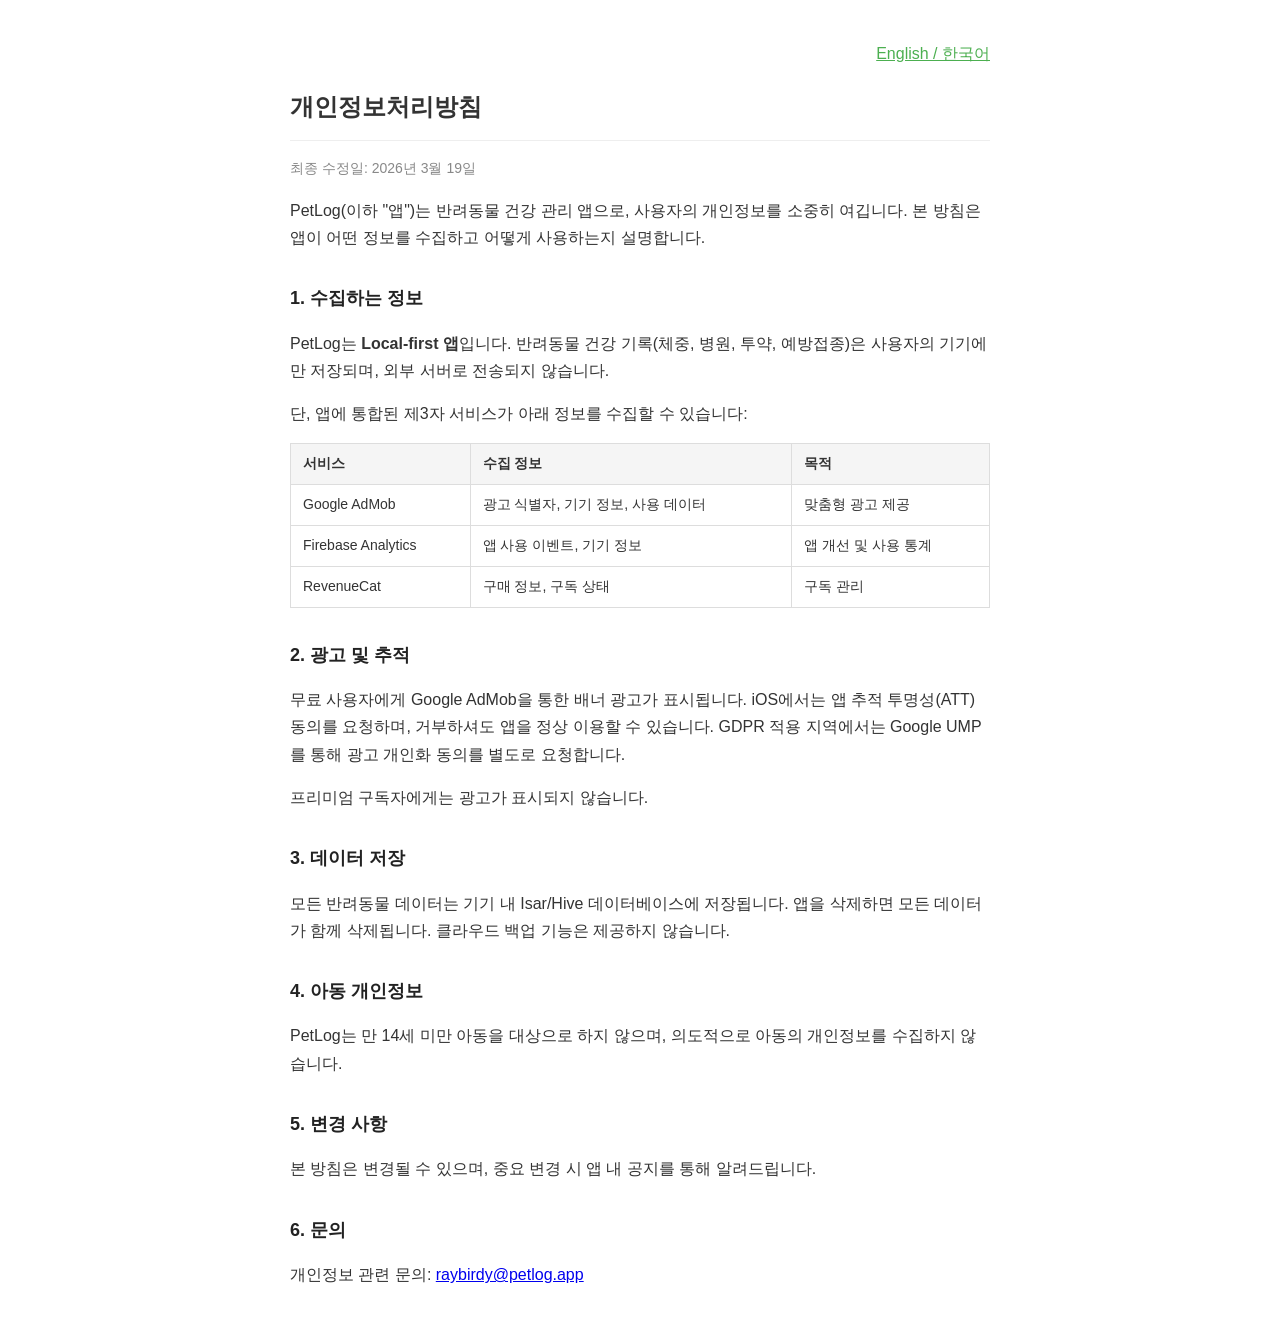
<file: privacy.html>
<!DOCTYPE html>
<html lang="ko">
<head>
  <meta charset="UTF-8">
  <meta name="viewport" content="width=device-width, initial-scale=1.0">
  <title>PetLog - Privacy Policy</title>
  <style>
    body { font-family: -apple-system, BlinkMacSystemFont, sans-serif; max-width: 700px; margin: 40px auto; padding: 0 20px; color: #333; line-height: 1.7; }
    h1 { font-size: 24px; border-bottom: 1px solid #eee; padding-bottom: 12px; }
    h2 { font-size: 18px; margin-top: 32px; color: #222; }
    .lang-toggle { text-align: right; margin-bottom: 20px; }
    .lang-toggle a { color: #4CAF50; cursor: pointer; text-decoration: underline; }
    .en { display: none; }
    table { width: 100%; border-collapse: collapse; margin: 16px 0; }
    th, td { border: 1px solid #ddd; padding: 8px 12px; text-align: left; font-size: 14px; }
    th { background: #f5f5f5; }
    .updated { color: #888; font-size: 14px; }
  </style>
</head>
<body>
  <div class="lang-toggle"><a id="lang-btn">English / 한국어</a></div>

  <div class="ko">
    <h1>개인정보처리방침</h1>
    <p class="updated">최종 수정일: 2026년 3월 19일</p>

    <p>PetLog(이하 "앱")는 반려동물 건강 관리 앱으로, 사용자의 개인정보를 소중히 여깁니다. 본 방침은 앱이 어떤 정보를 수집하고 어떻게 사용하는지 설명합니다.</p>

    <h2>1. 수집하는 정보</h2>
    <p>PetLog는 <strong>Local-first 앱</strong>입니다. 반려동물 건강 기록(체중, 병원, 투약, 예방접종)은 사용자의 기기에만 저장되며, 외부 서버로 전송되지 않습니다.</p>
    <p>단, 앱에 통합된 제3자 서비스가 아래 정보를 수집할 수 있습니다:</p>

    <table>
      <tr><th>서비스</th><th>수집 정보</th><th>목적</th></tr>
      <tr><td>Google AdMob</td><td>광고 식별자, 기기 정보, 사용 데이터</td><td>맞춤형 광고 제공</td></tr>
      <tr><td>Firebase Analytics</td><td>앱 사용 이벤트, 기기 정보</td><td>앱 개선 및 사용 통계</td></tr>
      <tr><td>RevenueCat</td><td>구매 정보, 구독 상태</td><td>구독 관리</td></tr>
    </table>

    <h2>2. 광고 및 추적</h2>
    <p>무료 사용자에게 Google AdMob을 통한 배너 광고가 표시됩니다. iOS에서는 앱 추적 투명성(ATT) 동의를 요청하며, 거부하셔도 앱을 정상 이용할 수 있습니다. GDPR 적용 지역에서는 Google UMP를 통해 광고 개인화 동의를 별도로 요청합니다.</p>
    <p>프리미엄 구독자에게는 광고가 표시되지 않습니다.</p>

    <h2>3. 데이터 저장</h2>
    <p>모든 반려동물 데이터는 기기 내 Isar/Hive 데이터베이스에 저장됩니다. 앱을 삭제하면 모든 데이터가 함께 삭제됩니다. 클라우드 백업 기능은 제공하지 않습니다.</p>

    <h2>4. 아동 개인정보</h2>
    <p>PetLog는 만 14세 미만 아동을 대상으로 하지 않으며, 의도적으로 아동의 개인정보를 수집하지 않습니다.</p>

    <h2>5. 변경 사항</h2>
    <p>본 방침은 변경될 수 있으며, 중요 변경 시 앱 내 공지를 통해 알려드립니다.</p>

    <h2>6. 문의</h2>
    <p>개인정보 관련 문의: <a href="mailto:raybirdy@petlog.app">raybirdy@petlog.app</a></p>
  </div>

  <div class="en">
    <h1>Privacy Policy</h1>
    <p class="updated">Last updated: March 19, 2026</p>

    <p>PetLog ("the App") is a pet health management app that values your privacy. This policy explains what information is collected and how it is used.</p>

    <h2>1. Information We Collect</h2>
    <p>PetLog is a <strong>Local-first app</strong>. Pet health records (weight, hospital visits, medications, vaccinations) are stored only on your device and are never transmitted to external servers.</p>
    <p>However, third-party services integrated in the app may collect the following:</p>

    <table>
      <tr><th>Service</th><th>Data Collected</th><th>Purpose</th></tr>
      <tr><td>Google AdMob</td><td>Advertising ID, device info, usage data</td><td>Personalized advertising</td></tr>
      <tr><td>Firebase Analytics</td><td>App usage events, device info</td><td>App improvement and usage statistics</td></tr>
      <tr><td>RevenueCat</td><td>Purchase info, subscription status</td><td>Subscription management</td></tr>
    </table>

    <h2>2. Advertising and Tracking</h2>
    <p>Free users see banner ads via Google AdMob. On iOS, we request App Tracking Transparency (ATT) consent. You can decline and still use the app normally. In GDPR regions, Google UMP is used to request ad personalization consent separately.</p>
    <p>Premium subscribers see no advertisements.</p>

    <h2>3. Data Storage</h2>
    <p>All pet data is stored locally in Isar/Hive databases on your device. Deleting the app removes all data. No cloud backup is provided.</p>

    <h2>4. Children's Privacy</h2>
    <p>PetLog is not intended for children under 14 and does not knowingly collect personal information from children.</p>

    <h2>5. Changes</h2>
    <p>This policy may be updated. Significant changes will be communicated via in-app notification.</p>

    <h2>6. Contact</h2>
    <p>Privacy inquiries: <a href="mailto:raybirdy@petlog.app">raybirdy@petlog.app</a></p>
  </div>

  <script>
    document.getElementById('lang-btn').addEventListener('click', function() {
      var koSections = document.querySelectorAll('.ko');
      var enSections = document.querySelectorAll('.en');
      for (var i = 0; i < koSections.length; i++) {
        koSections[i].style.display = koSections[i].style.display === 'none' ? '' : 'none';
      }
      for (var i = 0; i < enSections.length; i++) {
        enSections[i].style.display = enSections[i].style.display === 'none' ? '' : 'none';
      }
    });
  </script>
</body>
</html>
</file>
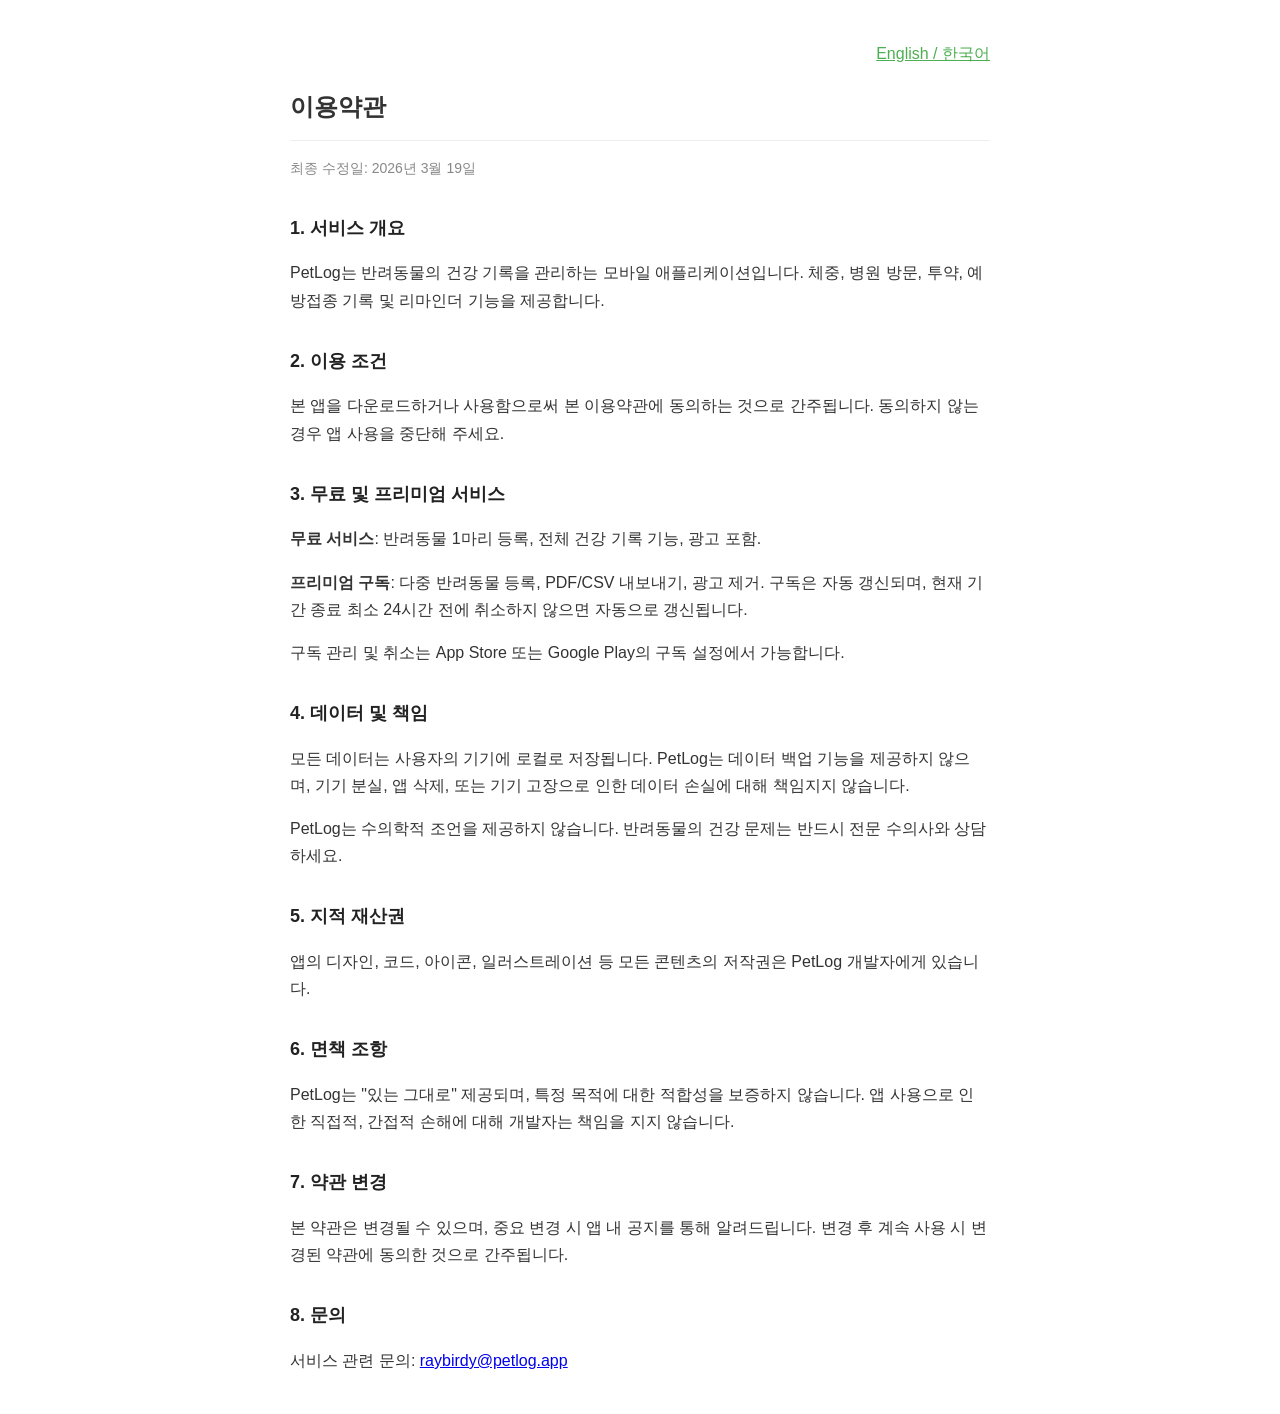
<file: terms.html>
<!DOCTYPE html>
<html lang="ko">
<head>
  <meta charset="UTF-8">
  <meta name="viewport" content="width=device-width, initial-scale=1.0">
  <title>PetLog - Terms of Service</title>
  <style>
    body { font-family: -apple-system, BlinkMacSystemFont, sans-serif; max-width: 700px; margin: 40px auto; padding: 0 20px; color: #333; line-height: 1.7; }
    h1 { font-size: 24px; border-bottom: 1px solid #eee; padding-bottom: 12px; }
    h2 { font-size: 18px; margin-top: 32px; color: #222; }
    .lang-toggle { text-align: right; margin-bottom: 20px; }
    .lang-toggle a { color: #4CAF50; cursor: pointer; text-decoration: underline; }
    .en { display: none; }
    .updated { color: #888; font-size: 14px; }
  </style>
</head>
<body>
  <div class="lang-toggle"><a id="lang-btn">English / 한국어</a></div>

  <div class="ko">
    <h1>이용약관</h1>
    <p class="updated">최종 수정일: 2026년 3월 19일</p>

    <h2>1. 서비스 개요</h2>
    <p>PetLog는 반려동물의 건강 기록을 관리하는 모바일 애플리케이션입니다. 체중, 병원 방문, 투약, 예방접종 기록 및 리마인더 기능을 제공합니다.</p>

    <h2>2. 이용 조건</h2>
    <p>본 앱을 다운로드하거나 사용함으로써 본 이용약관에 동의하는 것으로 간주됩니다. 동의하지 않는 경우 앱 사용을 중단해 주세요.</p>

    <h2>3. 무료 및 프리미엄 서비스</h2>
    <p><strong>무료 서비스</strong>: 반려동물 1마리 등록, 전체 건강 기록 기능, 광고 포함.</p>
    <p><strong>프리미엄 구독</strong>: 다중 반려동물 등록, PDF/CSV 내보내기, 광고 제거. 구독은 자동 갱신되며, 현재 기간 종료 최소 24시간 전에 취소하지 않으면 자동으로 갱신됩니다.</p>
    <p>구독 관리 및 취소는 App Store 또는 Google Play의 구독 설정에서 가능합니다.</p>

    <h2>4. 데이터 및 책임</h2>
    <p>모든 데이터는 사용자의 기기에 로컬로 저장됩니다. PetLog는 데이터 백업 기능을 제공하지 않으며, 기기 분실, 앱 삭제, 또는 기기 고장으로 인한 데이터 손실에 대해 책임지지 않습니다.</p>
    <p>PetLog는 수의학적 조언을 제공하지 않습니다. 반려동물의 건강 문제는 반드시 전문 수의사와 상담하세요.</p>

    <h2>5. 지적 재산권</h2>
    <p>앱의 디자인, 코드, 아이콘, 일러스트레이션 등 모든 콘텐츠의 저작권은 PetLog 개발자에게 있습니다.</p>

    <h2>6. 면책 조항</h2>
    <p>PetLog는 "있는 그대로" 제공되며, 특정 목적에 대한 적합성을 보증하지 않습니다. 앱 사용으로 인한 직접적, 간접적 손해에 대해 개발자는 책임을 지지 않습니다.</p>

    <h2>7. 약관 변경</h2>
    <p>본 약관은 변경될 수 있으며, 중요 변경 시 앱 내 공지를 통해 알려드립니다. 변경 후 계속 사용 시 변경된 약관에 동의한 것으로 간주됩니다.</p>

    <h2>8. 문의</h2>
    <p>서비스 관련 문의: <a href="mailto:raybirdy@petlog.app">raybirdy@petlog.app</a></p>
  </div>

  <div class="en">
    <h1>Terms of Service</h1>
    <p class="updated">Last updated: March 19, 2026</p>

    <h2>1. Service Overview</h2>
    <p>PetLog is a mobile application for managing pet health records, including weight, hospital visits, medications, vaccinations, and reminders.</p>

    <h2>2. Acceptance of Terms</h2>
    <p>By downloading or using this app, you agree to these Terms of Service. If you do not agree, please discontinue use of the app.</p>

    <h2>3. Free and Premium Services</h2>
    <p><strong>Free Service</strong>: Register 1 pet, full health record features, with advertisements.</p>
    <p><strong>Premium Subscription</strong>: Multiple pet registration, PDF/CSV export, ad-free experience. Subscriptions auto-renew and will automatically renew unless cancelled at least 24 hours before the end of the current period.</p>
    <p>Manage or cancel subscriptions through App Store or Google Play subscription settings.</p>

    <h2>4. Data and Liability</h2>
    <p>All data is stored locally on your device. PetLog does not provide data backup and is not responsible for data loss due to device loss, app deletion, or device failure.</p>
    <p>PetLog does not provide veterinary medical advice. Always consult a qualified veterinarian for your pet's health concerns.</p>

    <h2>5. Intellectual Property</h2>
    <p>All content including design, code, icons, and illustrations are copyrighted by the PetLog developer.</p>

    <h2>6. Disclaimer</h2>
    <p>PetLog is provided "as is" without warranty of fitness for any particular purpose. The developer is not liable for any direct or indirect damages arising from use of the app.</p>

    <h2>7. Changes to Terms</h2>
    <p>These terms may be updated. Significant changes will be communicated via in-app notification. Continued use after changes constitutes acceptance.</p>

    <h2>8. Contact</h2>
    <p>Service inquiries: <a href="mailto:raybirdy@petlog.app">raybirdy@petlog.app</a></p>
  </div>

  <script>
    document.getElementById('lang-btn').addEventListener('click', function() {
      var koSections = document.querySelectorAll('.ko');
      var enSections = document.querySelectorAll('.en');
      for (var i = 0; i < koSections.length; i++) {
        koSections[i].style.display = koSections[i].style.display === 'none' ? '' : 'none';
      }
      for (var i = 0; i < enSections.length; i++) {
        enSections[i].style.display = enSections[i].style.display === 'none' ? '' : 'none';
      }
    });
  </script>
</body>
</html>
</file>
<file: style.css>
/* PetLog Landing Page — Design Tokens */
:root {
  --color-bg: #FAF8F5;
  --color-surface: #FFFFFF;
  --color-primary: #D4883C;
  --color-secondary: #E8866A;
  --color-text: #3E2723;
  --color-text-muted: #6D5D53;
  --color-border: #E8E0D8;
  --color-weight: #5B8C4A;
  --color-hospital: #4A7BAA;
  --color-medication: #C45B20;
  --color-vaccination: #7B5A8C;
  --color-reminder: #D4883C;
  --font: 'Pretendard', -apple-system, BlinkMacSystemFont, 'Segoe UI', sans-serif;
  --radius: 16px;
  --radius-sm: 8px;
  --max-width: 960px;
}

/* Dark mode disabled — light brand theme only */

/* Reset */
*, *::before, *::after { box-sizing: border-box; margin: 0; padding: 0; }

body {
  font-family: var(--font);
  background: var(--color-bg);
  color: var(--color-text);
  line-height: 1.6;
  -webkit-font-smoothing: antialiased;
}

a { color: var(--color-primary); text-decoration: none; }
a:hover { text-decoration: underline; }

.container {
  max-width: var(--max-width);
  margin: 0 auto;
  padding: 0 24px;
}

/* Header */
.header {
  padding: 16px 0;
  text-align: center;
}

.header-inner {
  display: flex;
  align-items: center;
  justify-content: center;
  gap: 12px;
}

.header img {
  width: 40px;
  height: 40px;
  border-radius: 10px;
}

.header h1 {
  font-size: 20px;
  font-weight: 700;
}

.lang-switch {
  position: absolute;
  right: 24px;
  top: 20px;
  font-size: 14px;
  color: var(--color-text-muted);
}

/* Feature Banner */
.feature-banner {
  width: 100%;
  overflow: hidden;
  border-radius: 0 0 var(--radius) var(--radius);
}

.feature-banner img {
  width: 100%;
  max-width: var(--max-width);
  display: block;
  margin: 0 auto;
  border-radius: 0 0 var(--radius) var(--radius);
}

/* Hero */
.hero {
  text-align: center;
  padding: 32px 0;
}

.hero-splash {
  width: 180px;
  margin-bottom: 24px;
  border-radius: var(--radius);
  box-shadow: 0 8px 32px rgba(0,0,0,0.12);
}

.hero-badge {
  display: inline-block;
  background: var(--color-primary);
  color: #FFF;
  font-size: 13px;
  font-weight: 600;
  padding: 4px 14px;
  border-radius: 20px;
  margin-bottom: 16px;
}

.hero h2 {
  font-size: 36px;
  font-weight: 700;
  line-height: 1.25;
  margin-bottom: 12px;
}

.hero p {
  font-size: 18px;
  color: var(--color-text-muted);
  max-width: 500px;
  margin: 0 auto 32px;
}

.cta-buttons {
  display: flex;
  gap: 12px;
  justify-content: center;
  flex-wrap: wrap;
}

.cta-btn {
  display: inline-flex;
  align-items: center;
  gap: 8px;
  background: var(--color-text);
  color: var(--color-bg);
  padding: 14px 28px;
  border-radius: 12px;
  font-size: 15px;
  font-weight: 600;
  transition: opacity 0.2s;
}

.cta-btn:hover {
  opacity: 0.85;
  text-decoration: none;
}

.cta-btn svg {
  width: 22px;
  height: 22px;
  fill: currentColor;
}

/* Screenshots */
.screenshots {
  padding: 48px 0;
  overflow: hidden;
}

.screenshots h3 {
  text-align: center;
  font-size: 24px;
  font-weight: 700;
  margin-bottom: 32px;
}

.screenshot-scroll {
  display: flex;
  gap: 16px;
  overflow-x: auto;
  scroll-snap-type: x mandatory;
  -webkit-overflow-scrolling: touch;
  padding: 0 24px 16px;
  scrollbar-width: none;
  justify-content: center;
}

.screenshot-scroll::-webkit-scrollbar { display: none; }

.screenshot-scroll img {
  flex: 0 0 auto;
  width: 240px;
  border-radius: var(--radius);
  scroll-snap-align: center;
  box-shadow: 0 4px 24px rgba(0,0,0,0.08);
}

/* Features */
.features {
  padding: 48px 0;
}

.features h3 {
  text-align: center;
  font-size: 24px;
  font-weight: 700;
  margin-bottom: 32px;
}

.feature-grid {
  display: grid;
  grid-template-columns: repeat(auto-fit, minmax(260px, 1fr));
  gap: 20px;
}

.feature-card {
  background: var(--color-surface);
  border: 1px solid var(--color-border);
  border-radius: var(--radius);
  padding: 24px;
  transition: transform 0.2s;
}

.feature-card:hover {
  transform: translateY(-2px);
}

.feature-icon {
  width: 48px;
  height: 48px;
  border-radius: 12px;
  display: flex;
  align-items: center;
  justify-content: center;
  font-size: 24px;
  margin-bottom: 12px;
}

.feature-card h4 {
  font-size: 17px;
  font-weight: 600;
  margin-bottom: 6px;
}

.feature-card p {
  font-size: 14px;
  color: var(--color-text-muted);
  line-height: 1.5;
}

/* Download */
.download {
  text-align: center;
  padding: 64px 0;
  background: var(--color-surface);
  border-top: 1px solid var(--color-border);
  border-bottom: 1px solid var(--color-border);
}

.download h3 {
  font-size: 28px;
  font-weight: 700;
  margin-bottom: 8px;
}

.download p {
  font-size: 16px;
  color: var(--color-text-muted);
  margin-bottom: 24px;
}

/* Footer */
.footer {
  padding: 32px 0;
  text-align: center;
  font-size: 13px;
  color: var(--color-text-muted);
}

.footer-links {
  display: flex;
  gap: 24px;
  justify-content: center;
  margin-bottom: 12px;
}

.footer-links a {
  color: var(--color-text-muted);
}

/* Responsive */
@media (max-width: 640px) {
  .hero h2 { font-size: 28px; }
  .hero p { font-size: 16px; }
  .screenshot-scroll img { width: 200px; }
  .feature-grid { grid-template-columns: 1fr; }
  .lang-switch { position: static; text-align: center; margin-bottom: 8px; }
}
</file>
